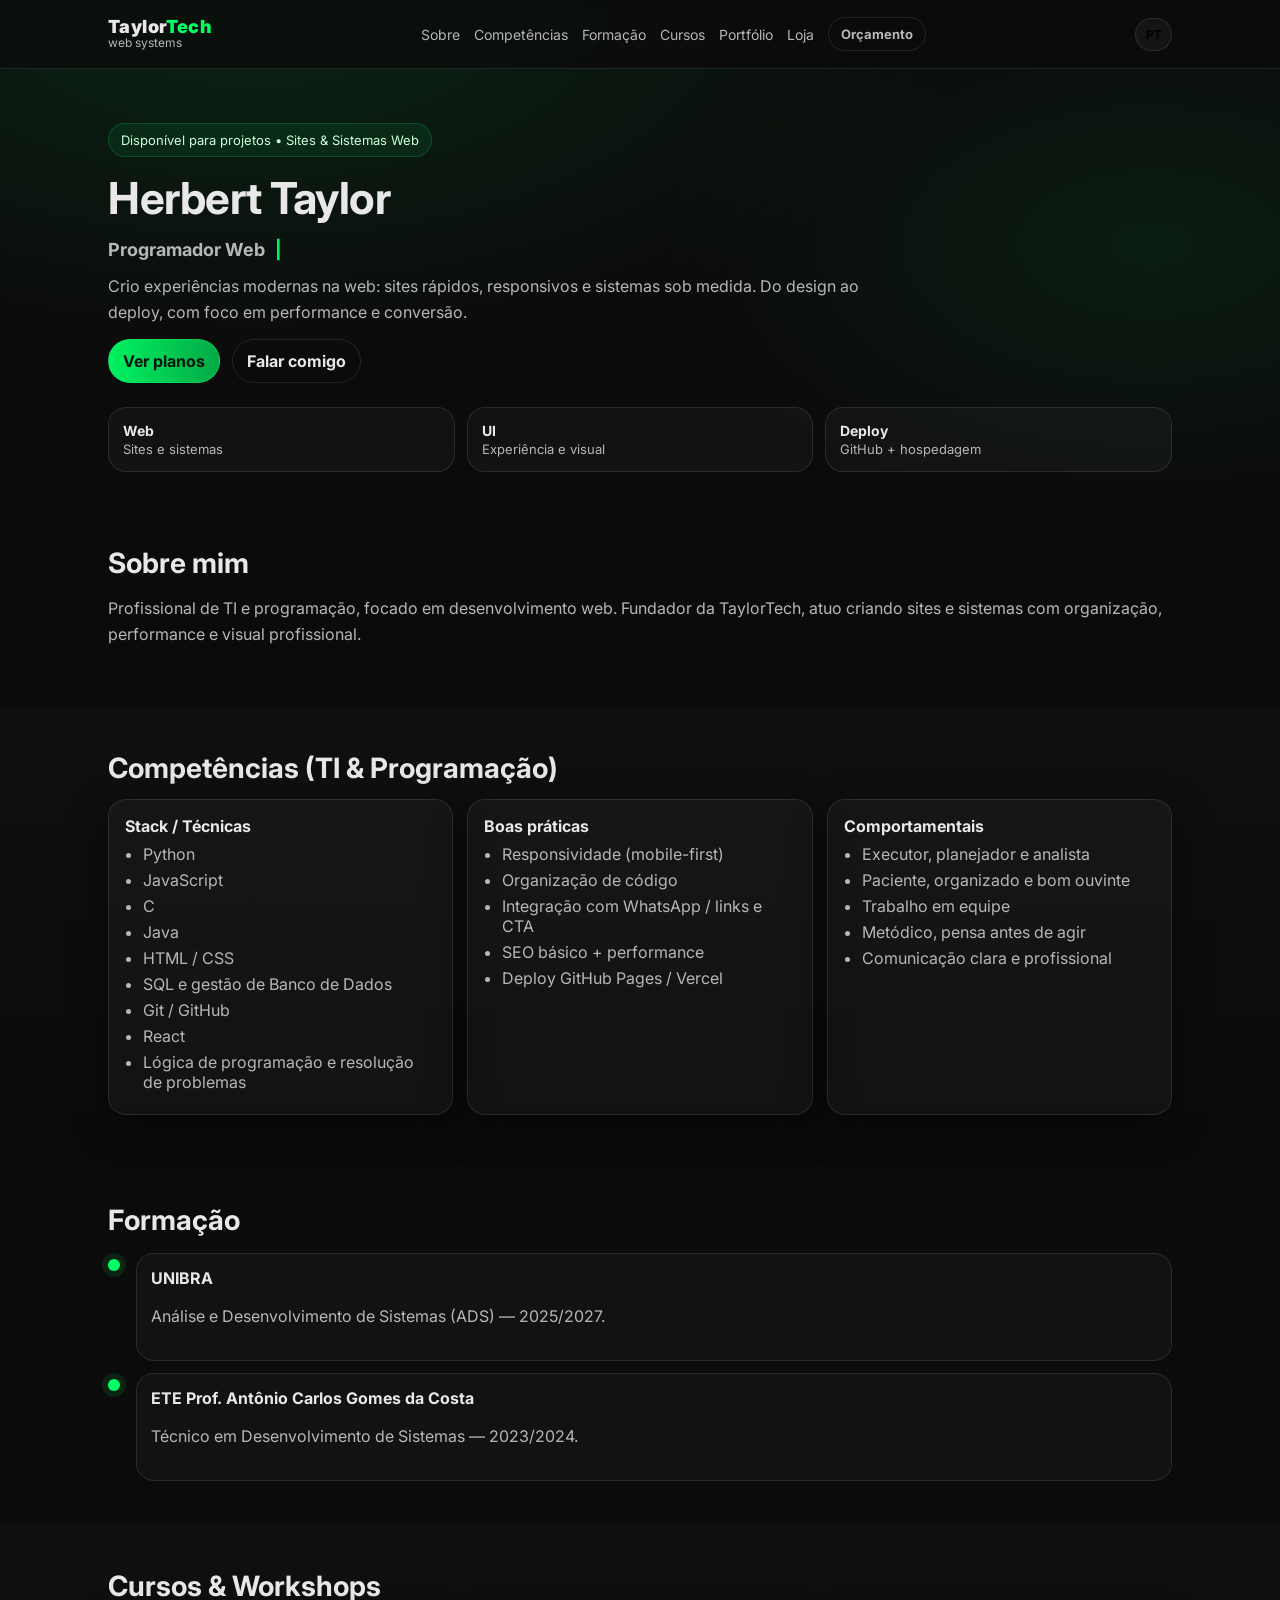
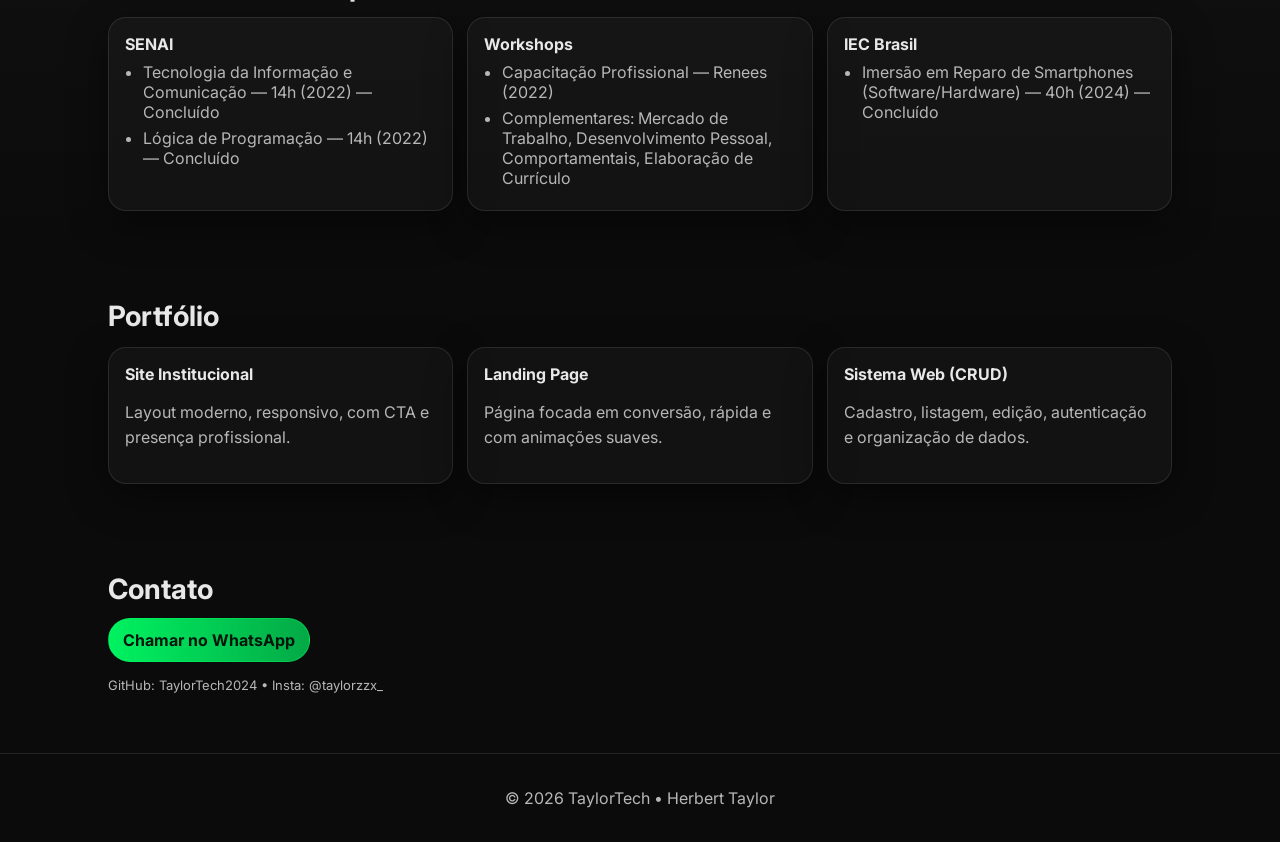
<file: index.html>
<!DOCTYPE html>
<html lang="pt-br">
<head>
  <meta charset="UTF-8" />
  <meta name="viewport" content="width=device-width, initial-scale=1.0" />
  <title>TaylorTech | Web Developer</title>

  <meta name="description" content="TaylorTech — Portfólio e serviços de desenvolvimento web. Sites rápidos, responsivos e sistemas sob medida." />
  <meta name="theme-color" content="#0b0b0b" />

  <link rel="stylesheet" href="../css/style.css" />
  <link rel="preconnect" href="https://fonts.googleapis.com">
  <link rel="preconnect" href="https://fonts.gstatic.com" crossorigin>
  <link href="https://fonts.googleapis.com/css2?family=Inter:wght@300;400;600;700;800;900&display=swap" rel="stylesheet">
</head>

<body>
  <header class="header">
    <div class="container nav">
      <a class="brand" href="#top" data-scroll aria-label="Voltar ao topo">
        <div class="brand-text">
          <span class="brand-name">Taylor<span>Tech</span></span>
          <span class="brand-sub">web systems</span>
        </div>
      </a>

      <nav class="menu" aria-label="Menu">
        <a href="#sobre" data-scroll data-i18n="nav_about">Sobre</a>
        <a href="#competencias" data-scroll data-i18n="nav_skills">Competências</a>
        <a href="#formacao" data-scroll data-i18n="nav_edu">Formação</a>
        <a href="#cursos" data-scroll data-i18n="nav_courses">Cursos</a>
        <a href="#portfolio" data-scroll data-i18n="nav_portfolio">Portfólio</a>
        <a href="../planos/" data-i18n="nav_shop">Loja</a>
        <a href="#contato" class="btn small" data-scroll data-i18n="nav_quote">Orçamento</a>
      </nav>

      <button class="lang" id="langToggle" type="button" aria-label="Trocar idioma">
        <span class="lang-pill" id="langLabel">PT</span>
      </button>
    </div>
  </header>

  <main id="top">
    <!-- HERO -->
    <section class="hero">
      <div class="container hero-content reveal">
        <div class="pill" data-i18n="hero_pill">Disponível para projetos • Sites & Sistemas Web</div>

        <h1 class="hero-title" data-i18n="hero_name">Herbert Taylor</h1>

        <h2 class="role">
          <span id="roleText">Programador Web</span>
          <span class="cursor">|</span>
        </h2>

        <p class="hero-desc" data-i18n="hero_desc">
          Crio experiências modernas na web: sites rápidos, responsivos e sistemas sob medida.
          Do design ao deploy, com foco em performance e conversão.
        </p>

        <div class="actions">
          <a href="../planos/" class="btn primary" data-i18n="hero_btn_shop">Ver planos</a>
          <a href="#contato" class="btn ghost" data-scroll data-i18n="hero_btn_contact">Falar comigo</a>
        </div>

        <div class="mini-stats">
          <div class="stat reveal">
            <div>
              <strong data-i18n="stat1_title">Web</strong>
              <span data-i18n="stat1_desc">Sites e sistemas</span>
            </div>
          </div>

          <div class="stat reveal">
            <div>
              <strong data-i18n="stat2_title">UI</strong>
              <span data-i18n="stat2_desc">Experiência e visual</span>
            </div>
          </div>

          <div class="stat reveal">
            <div>
              <strong data-i18n="stat3_title">Deploy</strong>
              <span data-i18n="stat3_desc">GitHub + hospedagem</span>
            </div>
          </div>
        </div>
      </div>
    </section>

    <!-- SOBRE -->
    <section id="sobre" class="section">
      <div class="container">
        <h2 class="reveal" data-i18n="about_title">Sobre mim</h2>
        <p class="muted reveal" data-i18n="about_desc">
          Profissional proativo, com experiência em manutenção de dispositivos eletrônicos e gestão.
          Fundador da Taylor Tech, com foco em soluções web. Tenho conhecimentos em programação,
          desenvolvimento web e banco de dados, com compromisso em evolução contínua e resultados.
        </p>
      </div>
    </section>

    <!-- COMPETÊNCIAS -->
    <section id="competencias" class="section dark">
      <div class="container">
        <h2 class="reveal" data-i18n="skills_title">Competências (TI & Programação)</h2>

        <div class="cards">
          <div class="card reveal">
            <h3 data-i18n="skills_tech_title">Stack / Técnicas</h3>
            <ul class="list">
              <li>Python</li>
              <li>JavaScript</li>
              <li>C</li>
              <li>Java</li>
              <li>HTML / CSS</li>
              <li data-i18n="skills_sql">SQL e gestão de Banco de Dados</li>
              <li>Git / GitHub</li>
              <li>React</li>
              <li data-i18n="skills_logic">Lógica de programação e resolução de problemas</li>
            </ul>
          </div>

          <div class="card reveal">
            <h3 data-i18n="skills_practices_title">Boas práticas</h3>
            <ul class="list">
              <li data-i18n="skills_resp">Responsividade (mobile-first)</li>
              <li data-i18n="skills_patterns">Organização de código e padrões</li>
              <li data-i18n="skills_cta">Integração com WhatsApp / links e CTA</li>
              <li data-i18n="skills_seo">SEO básico e performance</li>
              <li data-i18n="skills_deploy">Deploy com GitHub Pages / Vercel</li>
            </ul>
          </div>

          <div class="card reveal">
            <h3 data-i18n="skills_soft_title">Comportamentais</h3>
            <ul class="list">
              <li data-i18n="soft1">Executor, planejador e analista</li>
              <li data-i18n="soft2">Paciente, organizado e bom ouvinte</li>
              <li data-i18n="soft3">Trabalho em equipe</li>
              <li data-i18n="soft4">Metódico, pensa antes de agir</li>
              <li data-i18n="soft5">Comunicação clara e profissional</li>
            </ul>
          </div>
        </div>
      </div>
    </section>

    <!-- FORMAÇÃO -->
    <section id="formacao" class="section">
      <div class="container">
        <h2 class="reveal" data-i18n="edu_title">Formação</h2>

        <div class="timeline edu">
          <div class="t-item reveal">
            <div class="t-dot"></div>
            <div class="t-box">
              <strong data-i18n="edu_1_title">UNIBRA</strong>
              <p class="muted" data-i18n="edu_1_desc">
                Superior de Tecnologia em Análise e Desenvolvimento de Sistemas (ADS) — 2025/2027.
              </p>
            </div>
          </div>

          <div class="t-item reveal">
            <div class="t-dot"></div>
            <div class="t-box">
              <strong data-i18n="edu_2_title">ETE Prof. Antônio Carlos Gomes da Costa</strong>
              <p class="muted" data-i18n="edu_2_desc">
                Curso Técnico em Desenvolvimento de Sistemas — 2023/2024.
              </p>
            </div>
          </div>
        </div>
      </div>
    </section>

    <!-- CURSOS -->
    <section id="cursos" class="section dark">
      <div class="container">
        <h2 class="reveal" data-i18n="courses_title">Cursos & Workshops</h2>

        <div class="cards">
          <div class="card reveal">
            <h3>SENAI</h3>
            <ul class="list">
              <li>Tecnologia da Informação e Comunicação — 14h (2022) — Concluído</li>
              <li>Lógica de Programação — 14h (2022) — Concluído</li>
            </ul>
          </div>

          <div class="card reveal">
            <h3>Workshops</h3>
            <ul class="list">
              <li>Capacitação Profissional — Renees (2022)</li>
              <li>Complementares: Mercado de Trabalho, Desenvolvimento Pessoal, Comportamentais, Elaboração de Currículo</li>
            </ul>
          </div>

          <div class="card reveal">
            <h3>IEC Brasil</h3>
            <ul class="list">
              <li>Imersão em Reparo de Smartphones (Software/Hardware) — 40h (2024) — Concluído</li>
            </ul>
          </div>
        </div>
      </div>
    </section>

    <!-- PORTFÓLIO -->
    <section id="portfolio" class="section">
      <div class="container">
        <h2 class="reveal" data-i18n="portfolio_title">Portfólio</h2>
        <div class="cards">
          <div class="card reveal">
            <h3>Site Institucional</h3>
            <p class="muted">Layout moderno, responsivo, com CTA e presença profissional.</p>
          </div>
          <div class="card reveal">
            <h3>Landing Page</h3>
            <p class="muted">Página focada em conversão, rápida e com animações suaves.</p>
          </div>
          <div class="card reveal">
            <h3>Sistema Web (CRUD)</h3>
            <p class="muted">Cadastro, listagem, edição, autenticação e organização de dados.</p>
          </div>
        </div>
      </div>
    </section>

    <!-- CONTATO -->
    <section id="contato" class="section">
      <div class="container">
        <h2 class="reveal" data-i18n="contact_title">Contato</h2>
        <div class="reveal">
          <a class="btn primary" href="https://wa.me/5581994582007" target="_blank" rel="noreferrer">
            Chamar no WhatsApp
          </a>
          <p class="muted small">GitHub: TaylorTech2024 • Insta: @taylorzzx_</p>
        </div>
      </div>
    </section>

    <footer class="footer">
      <p>© <span id="year"></span> TaylorTech • Herbert Taylor</p>
    </footer>
  </main>

  <script src="../js/script.js" defer></script>
</body>
</html>
</file>
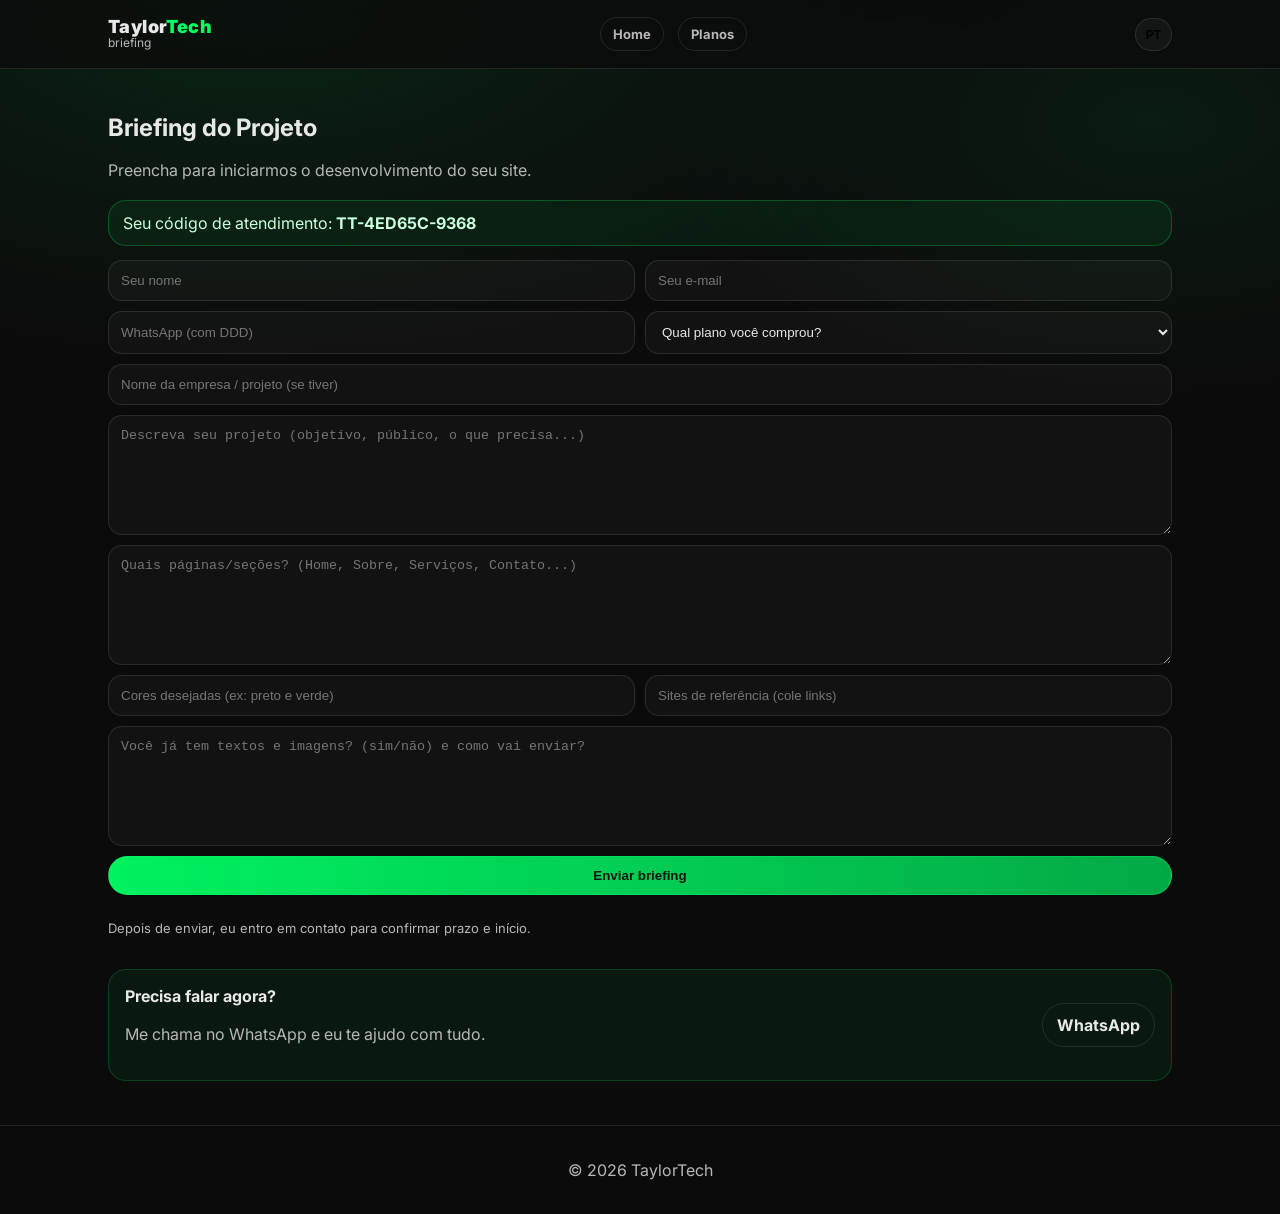
<file: briefing/index.html>
<!DOCTYPE html>
<html lang="pt-br" data-lang="pt">
<head>
  <meta charset="UTF-8" />
  <meta name="viewport" content="width=device-width, initial-scale=1.0" />
  <title>Briefing | TaylorTech</title>
  <meta name="description" content="Briefing do projeto TaylorTech. Preencha após a compra." />
  <meta name="theme-color" content="#0b0b0b" />

  <link rel="preconnect" href="https://fonts.googleapis.com">
  <link rel="preconnect" href="https://fonts.gstatic.com" crossorigin>
  <link href="https://fonts.googleapis.com/css2?family=Inter:wght@300;400;600;700;800;900&display=swap" rel="stylesheet">

  <link rel="stylesheet" href="../css/style.css" />
</head>

<body>
  <header class="header">
    <div class="container nav">
      <a class="brand" href="../" aria-label="Voltar para a home">
        <div class="brand-text">
          <span class="brand-name">Taylor<span>Tech</span></span>
          <span class="brand-sub">briefing</span>
        </div>
      </a>

      <nav class="menu">
        <a href="../" class="btn small ghost">Home</a>
        <a href="../planos/" class="btn small">Planos</a>
      </nav>

      <button class="lang" id="langToggle" type="button">
        <span class="lang-pill" id="langLabel">PT</span>
      </button>
    </div>
  </header>

  <main>
    <section class="section">
      <div class="container">
        <h1 class="reveal">Briefing do Projeto</h1>
        <p class="muted reveal">Preencha para iniciarmos o desenvolvimento do seu site.</p>

        <div class="note reveal">
          Seu código de atendimento: <strong id="orderId">TT-0000</strong>
        </div>

        <form class="form reveal" data-briefing>
          <div class="row-2">
            <input class="input" type="text" name="nome" placeholder="Seu nome" required>
            <input class="input" type="email" name="email" placeholder="Seu e-mail" required>
          </div>

          <div class="row-2">
            <input class="input" type="text" name="whatsapp" placeholder="WhatsApp (com DDD)" required>
            <select class="input" name="plano" required>
              <option value="" selected disabled>Qual plano você comprou?</option>
              <option>Site Básico Profissional</option>
              <option>Site Profissional Completo</option>
              <option>Site Premium Personalizado</option>
              <option>Manutenção Mensal</option>
            </select>
          </div>

          <input class="input" type="text" name="empresa" placeholder="Nome da empresa / projeto (se tiver)">

          <textarea class="input" name="descricao" placeholder="Descreva seu projeto (objetivo, público, o que precisa...)" required></textarea>

          <textarea class="input" name="paginas" placeholder="Quais páginas/seções? (Home, Sobre, Serviços, Contato...)"></textarea>

          <div class="row-2">
            <input class="input" type="text" name="cores" placeholder="Cores desejadas (ex: preto e verde)">
            <input class="input" type="text" name="referencias" placeholder="Sites de referência (cole links)">
          </div>

          <textarea class="input" name="conteudos" placeholder="Você já tem textos e imagens? (sim/não) e como vai enviar?"></textarea>

          <button class="btn primary" type="submit">Enviar briefing</button>

          <p class="muted small-text">Depois de enviar, eu entro em contato para confirmar prazo e início.</p>
        </form>

        <div class="note" id="doneBox" style="display:none;margin-top:14px">
          ✅ Briefing enviado! Agora é só aguardar meu contato no WhatsApp.
        </div>

        <div class="callout" style="margin-top:18px">
          <div>
            <strong>Precisa falar agora?</strong>
            <p class="muted">Me chama no WhatsApp e eu te ajudo com tudo.</p>
          </div>
          <a class="btn ghost" href="https://wa.me/5581994582007" target="_blank" rel="noreferrer">WhatsApp</a>
        </div>
      </div>
    </section>
  </main>

  <footer class="footer">
    <p>© <span id="year"></span> TaylorTech</p>
  </footer>

  <script src="../js/briefing.js" defer></script>
  <script src="../js/script.js" defer></script>
</body>
</html>
</file>
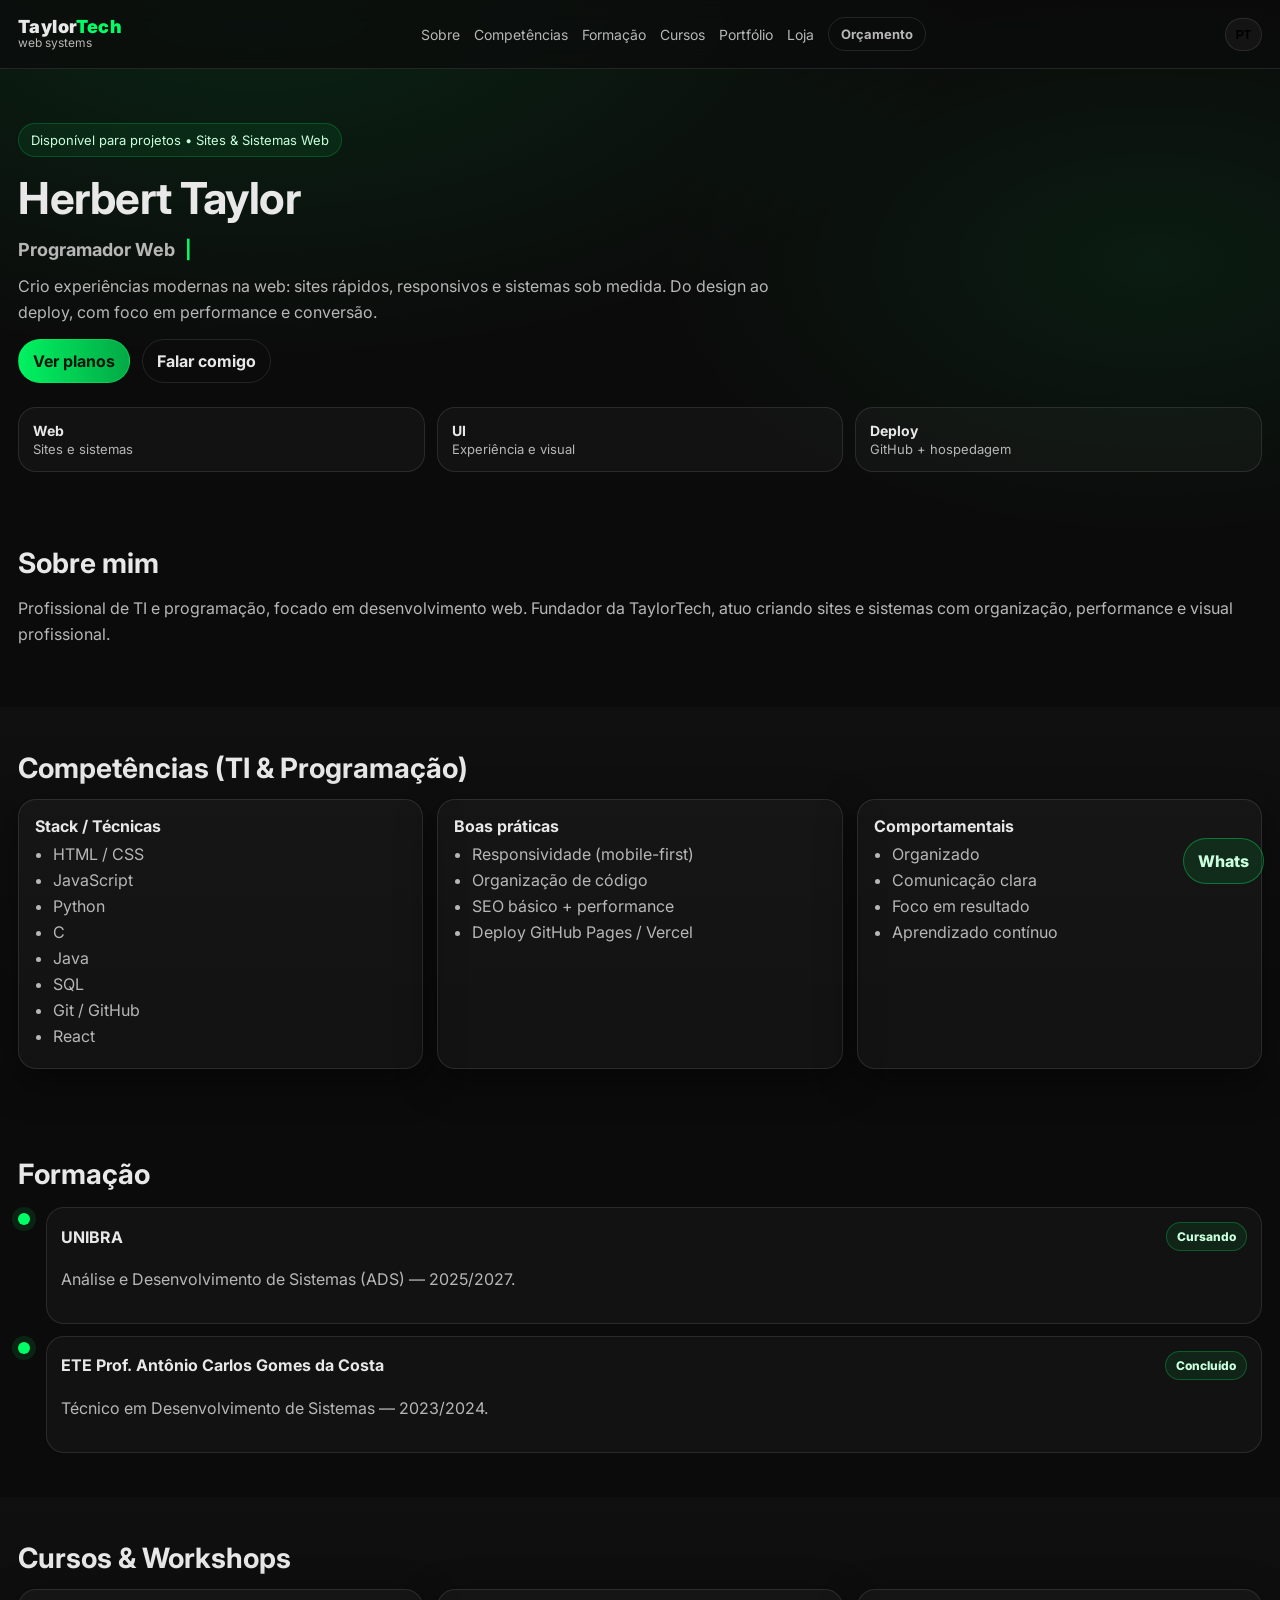
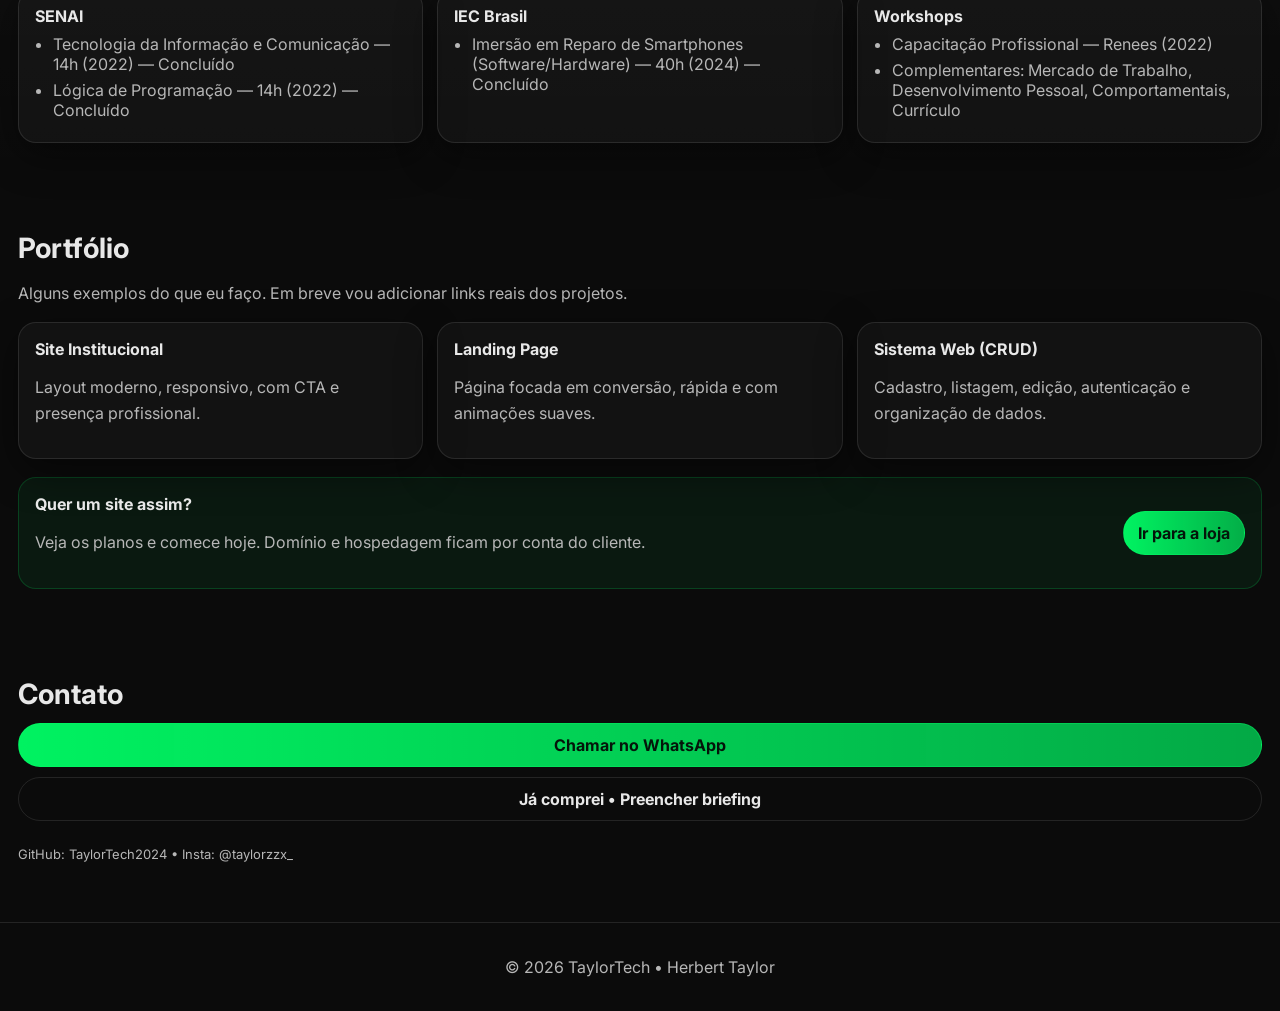
<file: docs/index.html>
<!DOCTYPE html>
<html lang="pt-br" data-lang="pt">
<head>
  <meta charset="UTF-8" />
  <meta name="viewport" content="width=device-width, initial-scale=1.0" />
  <title>TaylorTech | Web Developer</title>

  <meta name="description" content="TaylorTech — Portfólio e serviços de desenvolvimento web. Sites rápidos, responsivos e sistemas sob medida." />
  <meta name="theme-color" content="#0b0b0b" />

  <link rel="preconnect" href="https://fonts.googleapis.com">
  <link rel="preconnect" href="https://fonts.gstatic.com" crossorigin>
  <link href="https://fonts.googleapis.com/css2?family=Inter:wght@300;400;600;700;800;900&display=swap" rel="stylesheet">

  <!-- IMPORTANTE:
       Como o GitHub Pages vai publicar a pasta /docs, os caminhos abaixo são relativos ao /docs -->
  <link rel="stylesheet" href="./css/style.css" />
</head>

<body>
  <header class="header">
    <div class="container nav">
      <a class="brand" href="#top" data-scroll aria-label="Voltar ao topo">
        <div class="brand-text">
          <span class="brand-name">Taylor<span>Tech</span></span>
          <span class="brand-sub">web systems</span>
        </div>
      </a>

      <nav class="menu" aria-label="Menu">
        <a href="#sobre" data-scroll data-i18n="nav_about">Sobre</a>
        <a href="#competencias" data-scroll data-i18n="nav_skills">Competências</a>
        <a href="#formacao" data-scroll data-i18n="nav_edu">Formação</a>
        <a href="#cursos" data-scroll data-i18n="nav_courses">Cursos</a>
        <a href="#portfolio" data-scroll data-i18n="nav_portfolio">Portfólio</a>
        <a href="./planos/" data-i18n="nav_shop">Loja</a>
        <a href="#contato" class="btn small" data-scroll data-i18n="nav_quote">Orçamento</a>
      </nav>

      <button class="lang" id="langToggle" type="button" aria-label="Trocar idioma">
        <span class="lang-pill" id="langLabel">PT</span>
      </button>

      <button class="hamb" id="hamb" type="button" aria-label="Abrir menu">
        <span></span><span></span><span></span>
      </button>
    </div>

    <div class="mobile" id="mobileMenu" aria-label="Menu mobile">
      <a href="#sobre" data-scroll data-i18n="nav_about">Sobre</a>
      <a href="#competencias" data-scroll data-i18n="nav_skills">Competências</a>
      <a href="#formacao" data-scroll data-i18n="nav_edu">Formação</a>
      <a href="#cursos" data-scroll data-i18n="nav_courses">Cursos</a>
      <a href="#portfolio" data-scroll data-i18n="nav_portfolio">Portfólio</a>
      <a href="./planos/" data-i18n="nav_shop">Loja</a>
      <a href="#contato" data-scroll data-i18n="nav_quote">Orçamento</a>
    </div>
  </header>

  <main id="top">
    <section class="hero">
      <div class="container hero-content">
        <div class="pill reveal" data-i18n="hero_pill">Disponível para projetos • Sites & Sistemas Web</div>

        <h1 class="hero-title reveal" data-i18n="hero_name">Herbert Taylor</h1>

        <h2 class="role reveal">
          <span id="roleText">Programador Web</span>
          <span class="cursor">|</span>
        </h2>

        <p class="hero-desc reveal" data-i18n="hero_desc">
          Crio experiências modernas na web: sites rápidos, responsivos e sistemas sob medida.
          Do design ao deploy, com foco em performance e conversão.
        </p>

        <div class="actions reveal">
          <a href="./planos/" class="btn primary" data-i18n="hero_btn_shop">Ver planos</a>
          <a href="#contato" class="btn ghost" data-scroll data-i18n="hero_btn_contact">Falar comigo</a>
        </div>

        <div class="mini-stats">
          <div class="stat reveal">
            <strong>Web</strong><span data-i18n="stat1_desc">Sites e sistemas</span>
          </div>
          <div class="stat reveal">
            <strong>UI</strong><span data-i18n="stat2_desc">Experiência e visual</span>
          </div>
          <div class="stat reveal">
            <strong>Deploy</strong><span data-i18n="stat3_desc">GitHub + hospedagem</span>
          </div>
        </div>
      </div>
    </section>

    <section id="sobre" class="section">
      <div class="container">
        <h2 class="reveal" data-i18n="about_title">Sobre mim</h2>
        <p class="muted reveal" data-i18n="about_desc">
          Profissional de TI e programação, focado em desenvolvimento web. Fundador da TaylorTech, atuo criando sites e sistemas
          com organização, performance e visual profissional.
        </p>
      </div>
    </section>

    <section id="competencias" class="section dark">
      <div class="container">
        <h2 class="reveal" data-i18n="skills_title">Competências (TI & Programação)</h2>

        <div class="cards">
          <div class="card reveal">
            <h3 data-i18n="skills_tech_title">Stack / Técnicas</h3>
            <ul class="list">
              <li>HTML / CSS</li>
              <li>JavaScript</li>
              <li>Python</li>
              <li>C</li>
              <li>Java</li>
              <li>SQL</li>
              <li>Git / GitHub</li>
              <li>React</li>
            </ul>
          </div>

          <div class="card reveal">
            <h3 data-i18n="skills_practices_title">Boas práticas</h3>
            <ul class="list">
              <li data-i18n="skills_resp">Responsividade (mobile-first)</li>
              <li data-i18n="skills_patterns">Organização de código</li>
              <li data-i18n="skills_seo">SEO básico + performance</li>
              <li data-i18n="skills_deploy">Deploy GitHub Pages / Vercel</li>
            </ul>
          </div>

          <div class="card reveal">
            <h3 data-i18n="skills_soft_title">Comportamentais</h3>
            <ul class="list">
              <li>Organizado</li>
              <li>Comunicação clara</li>
              <li>Foco em resultado</li>
              <li>Aprendizado contínuo</li>
            </ul>
          </div>
        </div>
      </div>
    </section>

    <section id="formacao" class="section">
      <div class="container">
        <h2 class="reveal" data-i18n="edu_title">Formação</h2>

        <div class="timeline">
          <div class="t-item reveal">
            <div class="t-dot"></div>
            <div class="t-box">
              <div class="t-top">
                <strong>UNIBRA</strong>
                <span class="badge" data-i18n="edu_now">Cursando</span>
              </div>
              <p class="muted" data-i18n="edu_1_desc">Análise e Desenvolvimento de Sistemas (ADS) — 2025/2027.</p>
            </div>
          </div>

          <div class="t-item reveal">
            <div class="t-dot"></div>
            <div class="t-box">
              <div class="t-top">
                <strong>ETE Prof. Antônio Carlos Gomes da Costa</strong>
                <span class="badge">Concluído</span>
              </div>
              <p class="muted" data-i18n="edu_2_desc">Técnico em Desenvolvimento de Sistemas — 2023/2024.</p>
            </div>
          </div>
        </div>
      </div>
    </section>

    <section id="cursos" class="section dark">
      <div class="container">
        <h2 class="reveal" data-i18n="courses_title">Cursos & Workshops</h2>

        <div class="cards">
          <div class="card reveal">
            <h3>SENAI</h3>
            <ul class="list">
              <li data-i18n="course_senai_1">Tecnologia da Informação e Comunicação — 14h (2022) — Concluído</li>
              <li data-i18n="course_senai_2">Lógica de Programação — 14h (2022) — Concluído</li>
            </ul>
          </div>

          <div class="card reveal">
            <h3>IEC Brasil</h3>
            <ul class="list">
              <li data-i18n="course_iec_1">Imersão em Reparo de Smartphones (Software/Hardware) — 40h (2024) — Concluído</li>
            </ul>
          </div>

          <div class="card reveal">
            <h3 data-i18n="course_ws_title">Workshops</h3>
            <ul class="list">
              <li data-i18n="course_ws_1">Capacitação Profissional — Renees (2022)</li>
              <li data-i18n="course_ws_2">Complementares: Mercado de Trabalho, Desenvolvimento Pessoal, Comportamentais, Currículo</li>
            </ul>
          </div>
        </div>
      </div>
    </section>

    <section id="portfolio" class="section">
      <div class="container">
        <h2 class="reveal" data-i18n="portfolio_title">Portfólio</h2>
        <p class="muted reveal" data-i18n="portfolio_sub">
          Alguns exemplos do que eu faço. Em breve vou adicionar links reais dos projetos.
        </p>

        <div class="cards">
          <div class="card reveal">
            <h3 data-i18n="p1_title">Site Institucional</h3>
            <p class="muted" data-i18n="p1_desc">Layout moderno, responsivo, com CTA e presença profissional.</p>
          </div>
          <div class="card reveal">
            <h3 data-i18n="p2_title">Landing Page</h3>
            <p class="muted" data-i18n="p2_desc">Página focada em conversão, rápida e com animações suaves.</p>
          </div>
          <div class="card reveal">
            <h3 data-i18n="p3_title">Sistema Web (CRUD)</h3>
            <p class="muted" data-i18n="p3_desc">Cadastro, listagem, edição, autenticação e organização de dados.</p>
          </div>
        </div>

        <div class="callout reveal">
          <div>
            <strong data-i18n="cta_title">Quer um site assim?</strong>
            <p class="muted" data-i18n="cta_desc">Veja os planos e comece hoje. Domínio e hospedagem ficam por conta do cliente.</p>
          </div>
          <a class="btn primary" href="./planos/" data-i18n="cta_btn">Ir para a loja</a>
        </div>
      </div>
    </section>

    <section id="contato" class="section">
      <div class="container">
        <h2 class="reveal" data-i18n="contact_title">Contato</h2>

        <div class="contact reveal">
          <a class="btn primary" href="https://wa.me/5581994582007" target="_blank" rel="noreferrer" data-i18n="contact_btn">
            Chamar no WhatsApp
          </a>
          <a class="btn ghost" href="./briefing/" data-i18n="contact_briefing">Já comprei • Preencher briefing</a>

          <p class="muted small-text" data-i18n="contact_note">
            GitHub: TaylorTech2024 • Insta: @taylorzzx_
          </p>
        </div>
      </div>
    </section>

    <footer class="footer">
      <p>© <span id="year"></span> TaylorTech • Herbert Taylor</p>
    </footer>
  </main>

  <a class="float-wpp" href="https://wa.me/5581994582007" target="_blank" aria-label="WhatsApp">
    <span>Whats</span>
  </a>

  <script src="./js/script.js" defer></script>
</body>
</html>
</file>
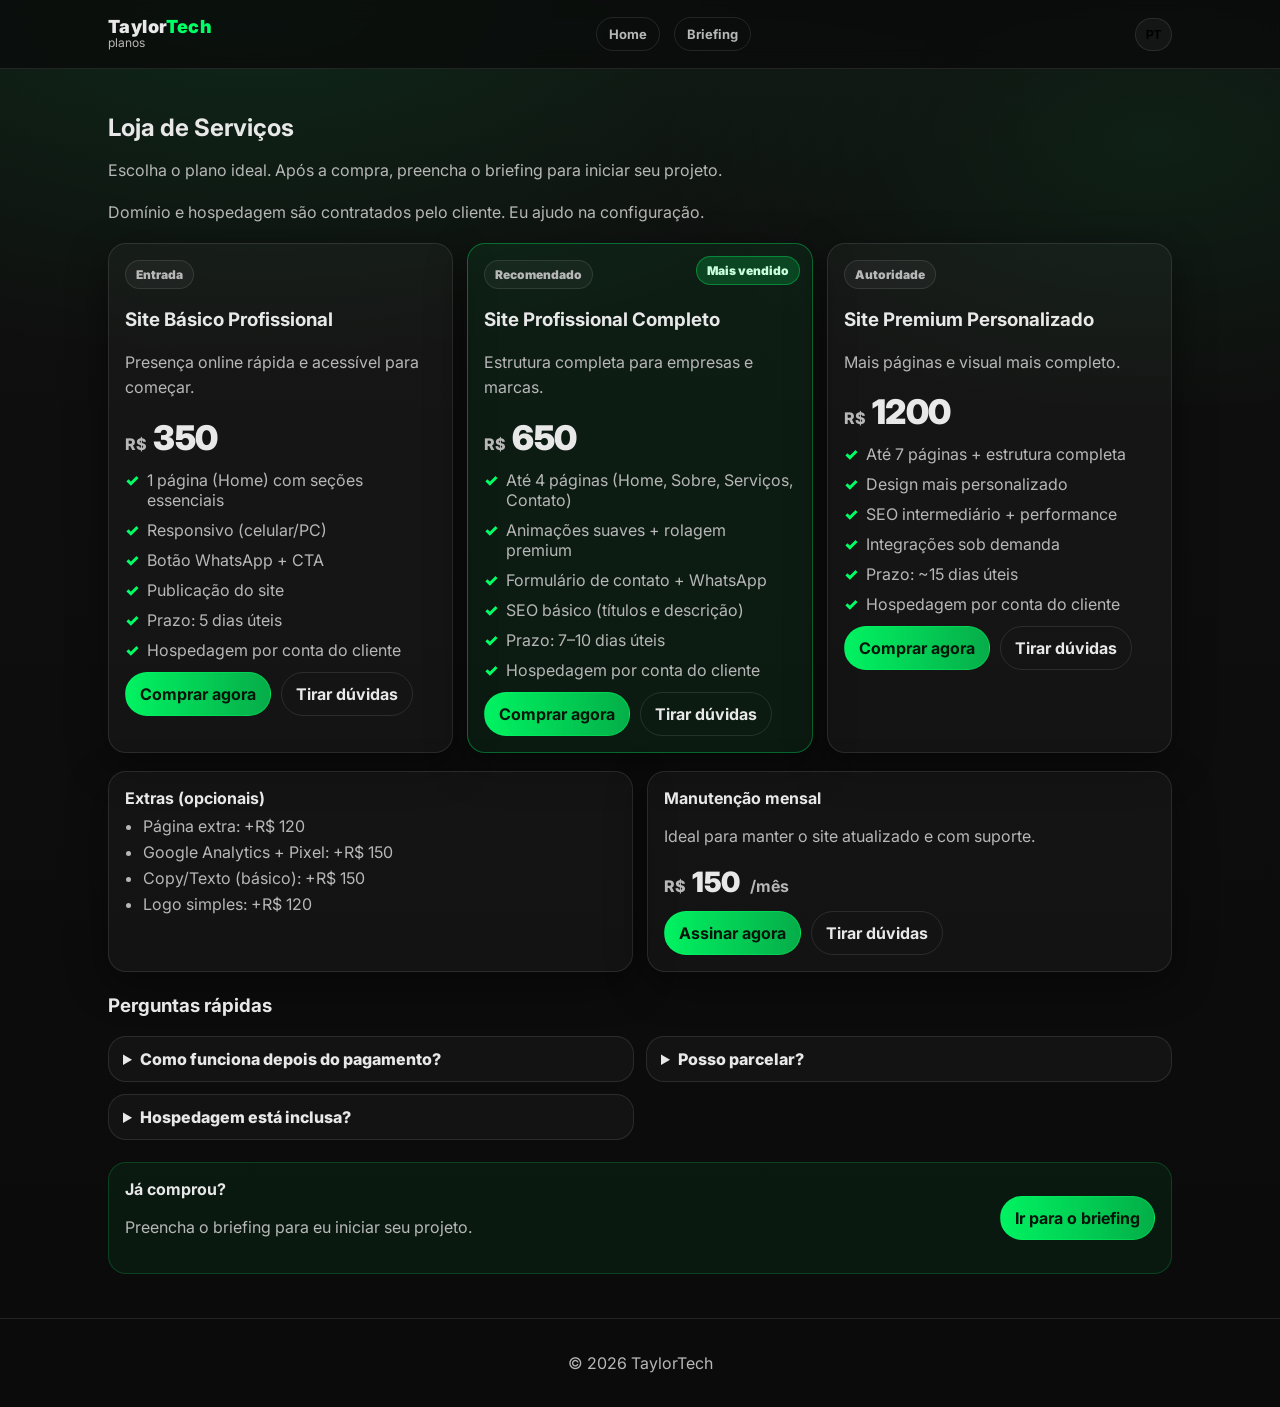
<file: planos/index.html>
<!DOCTYPE html>
<html lang="pt-br" data-lang="pt">
<head>
  <meta charset="UTF-8" />
  <meta name="viewport" content="width=device-width, initial-scale=1.0" />
  <title>Planos | TaylorTech</title>
  <meta name="description" content="Loja de serviços TaylorTech. Escolha um plano e compre pelo checkout da Kiwify." />
  <meta name="theme-color" content="#0b0b0b" />
  <link rel="preconnect" href="https://fonts.googleapis.com">
  <link rel="preconnect" href="https://fonts.gstatic.com" crossorigin>
  <link href="https://fonts.googleapis.com/css2?family=Inter:wght@300;400;600;700;800;900&display=swap" rel="stylesheet">
  <link rel="stylesheet" href="../css/style.css" />
</head>

<body>
  <header class="header">
    <div class="container nav">
      <a class="brand" href="../" aria-label="Voltar para a home">
        <div class="brand-text">
          <span class="brand-name">Taylor<span>Tech</span></span>
          <span class="brand-sub">planos</span>
        </div>
      </a>

      <nav class="menu">
        <a href="../" class="btn small ghost">Home</a>
        <a href="../briefing/" class="btn small">Briefing</a>
      </nav>

      <button class="lang" id="langToggle" type="button">
        <span class="lang-pill" id="langLabel">PT</span>
      </button>

      <button class="hamb" id="hamb" type="button" aria-label="Abrir menu">
        <span></span><span></span><span></span>
      </button>
    </div>

    <div class="mobile" id="mobileMenu">
      <a href="../">Home</a>
      <a href="../briefing/">Briefing</a>
    </div>
  </header>

  <main>
    <section class="section dark">
      <div class="container">
        <h1 class="reveal" data-i18n="shop_title">Loja de Serviços</h1>
        <p class="muted reveal" data-i18n="shop_subtitle">
          Escolha o plano ideal. Após a compra, preencha o briefing para iniciar seu projeto.
        </p>
        <p class="muted reveal" style="margin-top:10px" data-i18n="hosting_note">
          Domínio e hospedagem são contratados pelo cliente. Eu ajudo na configuração.
        </p>

        <div class="pricing">
          <article class="price-card reveal">
            <span class="tag">Entrada</span>
            <h3 data-i18n="plan_basic_title">Site Básico Profissional</h3>
            <p class="muted" data-i18n="plan_basic_desc">Presença online rápida e acessível para começar.</p>

            <div class="price"><span class="currency">R$</span><span class="value">350</span></div>

            <ul class="checks">
              <li data-i18n="basic_1">1 página (Home) com seções essenciais</li>
              <li data-i18n="basic_2">Responsivo (celular/PC)</li>
              <li data-i18n="basic_3">Botão WhatsApp + CTA</li>
              <li data-i18n="basic_4">Publicação do site</li>
              <li data-i18n="basic_5">Prazo: 5 dias úteis</li>
              <li data-i18n="hosting_client">Hospedagem por conta do cliente</li>
            </ul>

            <div class="price-actions">
              <a class="btn primary" href="https://pay.kiwify.com.br/CRa9R2d" target="_blank" rel="noreferrer" data-i18n="btn_buy_now">Comprar agora</a>
              <a class="btn ghost" href="#" data-wpp data-plan="Site Básico Profissional" data-i18n="btn_talk">Tirar dúvidas</a>
            </div>
          </article>

          <article class="price-card featured reveal">
            <div class="badge-top" data-i18n="featured_badge">Mais vendido</div>
            <span class="tag">Recomendado</span>

            <h3 data-i18n="plan_pro_title">Site Profissional Completo</h3>
            <p class="muted" data-i18n="plan_pro_desc">Estrutura completa para empresas e marcas.</p>

            <div class="price"><span class="currency">R$</span><span class="value">650</span></div>

            <ul class="checks">
              <li data-i18n="pro_1">Até 4 páginas (Home, Sobre, Serviços, Contato)</li>
              <li data-i18n="pro_2">Animações suaves + rolagem premium</li>
              <li data-i18n="pro_3">Formulário de contato + WhatsApp</li>
              <li data-i18n="pro_4">SEO básico (títulos e descrição)</li>
              <li data-i18n="pro_5">Prazo: 7–10 dias úteis</li>
              <li data-i18n="hosting_client">Hospedagem por conta do cliente</li>
            </ul>

            <div class="price-actions">
              <a class="btn primary" href="https://pay.kiwify.com.br/ipEGbsi" target="_blank" rel="noreferrer" data-i18n="btn_buy_now">Comprar agora</a>
              <a class="btn ghost" href="#" data-wpp data-plan="Site Profissional Completo" data-i18n="btn_talk">Tirar dúvidas</a>
            </div>
          </article>

          <article class="price-card reveal">
            <span class="tag">Autoridade</span>

            <h3 data-i18n="plan_premium_title">Site Premium Personalizado</h3>
            <p class="muted" data-i18n="plan_premium_desc">Mais páginas e visual mais completo.</p>

            <div class="price"><span class="currency">R$</span><span class="value">1200</span></div>

            <ul class="checks">
              <li data-i18n="premium_1">Até 7 páginas + estrutura completa</li>
              <li data-i18n="premium_2">Design mais personalizado</li>
              <li data-i18n="premium_3">SEO intermediário + performance</li>
              <li data-i18n="premium_4">Integrações sob demanda</li>
              <li data-i18n="premium_5">Prazo: ~15 dias úteis</li>
              <li data-i18n="hosting_client">Hospedagem por conta do cliente</li>
            </ul>

            <div class="price-actions">
              <a class="btn primary" href="https://pay.kiwify.com.br/3nc1k82" target="_blank" rel="noreferrer" data-i18n="btn_buy_now">Comprar agora</a>
              <a class="btn ghost" href="#" data-wpp data-plan="Site Premium Personalizado" data-i18n="btn_talk">Tirar dúvidas</a>
            </div>
          </article>
        </div>

        <div class="grid-2" style="margin-top:18px">
          <div class="card reveal">
            <h3 data-i18n="addons_title">Extras (opcionais)</h3>
            <ul class="list">
              <li data-i18n="addon_1">Página extra: +R$ 120</li>
              <li data-i18n="addon_2">Google Analytics + Pixel: +R$ 150</li>
              <li data-i18n="addon_3">Copy/Texto (básico): +R$ 150</li>
              <li data-i18n="addon_4">Logo simples: +R$ 120</li>
            </ul>
          </div>

          <div class="card reveal">
            <h3 data-i18n="maintenance_title">Manutenção mensal</h3>
            <p class="muted" data-i18n="maintenance_desc">Ideal para manter o site atualizado e com suporte.</p>

            <div class="price mini">
              <span class="currency">R$</span><span class="value">150</span><span class="per" data-i18n="per_month">/mês</span>
            </div>

            <div class="price-actions">
              <a class="btn primary" href="https://pay.kiwify.com.br/JSpBY4r" target="_blank" rel="noreferrer" data-i18n="btn_subscribe_now">Assinar agora</a>
              <a class="btn ghost" href="#" data-wpp data-plan="Manutenção Mensal" data-i18n="btn_talk">Falar comigo</a>
            </div>
          </div>
        </div>

        <div class="faq" style="margin-top:22px">
          <h3 class="reveal" data-i18n="faq_title">Perguntas rápidas</h3>
          <div class="faq-grid">
            <details class="faq-item reveal">
              <summary data-i18n="faq1_q">Como funciona depois do pagamento?</summary>
              <p class="muted" data-i18n="faq1_a">Você compra e depois preenche o briefing. Eu confirmo o prazo e inicio o projeto.</p>
            </details>

            <details class="faq-item reveal">
              <summary data-i18n="faq2_q">Posso parcelar?</summary>
              <p class="muted" data-i18n="faq2_a">Sim. O parcelamento depende do checkout da Kiwify.</p>
            </details>

            <details class="faq-item reveal">
              <summary data-i18n="faq3_q">Hospedagem está inclusa?</summary>
              <p class="muted" data-i18n="faq3_a">Não. Hospedagem e domínio ficam por conta do cliente. Eu ajudo na configuração.</p>
            </details>
          </div>
        </div>

        <div class="callout reveal" style="margin-top:22px">
          <div>
            <strong>Já comprou?</strong>
            <p class="muted">Preencha o briefing para eu iniciar seu projeto.</p>
          </div>
          <a class="btn primary" href="../briefing/">Ir para o briefing</a>
        </div>

      </div>
    </section>
  </main>

  <footer class="footer">
    <p>© <span id="year"></span> TaylorTech</p>
  </footer>

  <script src="../js/script.js" defer></script>
</body>
</html>
</file>
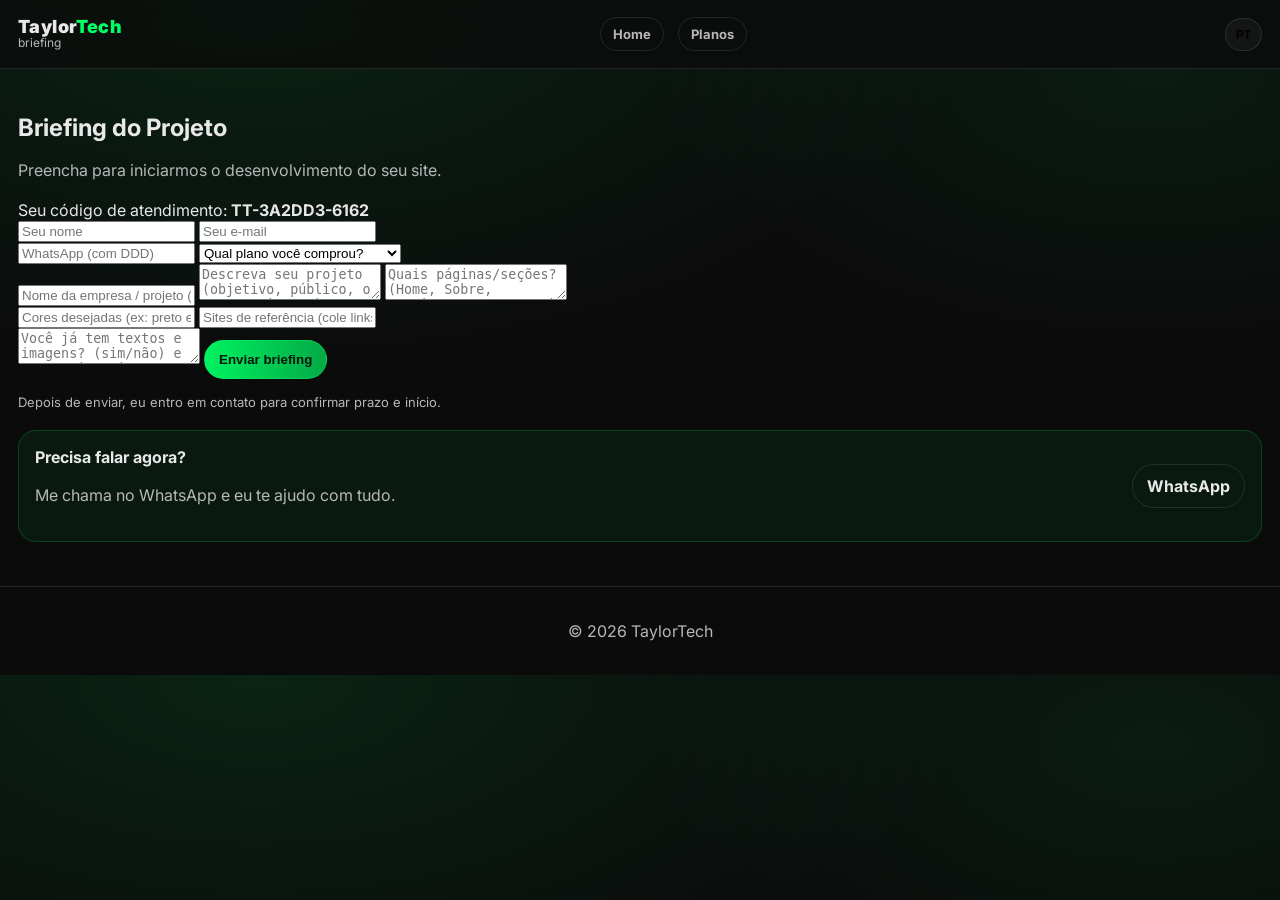
<file: docs/briefing/index.html>
<!DOCTYPE html>
<html lang="pt-br" data-lang="pt">
<head>
  <meta charset="UTF-8" />
  <meta name="viewport" content="width=device-width, initial-scale=1.0" />
  <title>Briefing | TaylorTech</title>

  <meta name="description" content="Briefing do projeto TaylorTech. Preencha após a compra." />
  <meta name="theme-color" content="#0b0b0b" />

  <link rel="preconnect" href="https://fonts.googleapis.com">
  <link rel="preconnect" href="https://fonts.gstatic.com" crossorigin>
  <link href="https://fonts.googleapis.com/css2?family=Inter:wght@300;400;600;700;800;900&display=swap" rel="stylesheet">

  <!-- GitHub Pages publica /docs, então aqui usamos caminho relativo -->
  <link rel="stylesheet" href="../css/style.css" />
</head>

<body>
  <header class="header">
    <div class="container nav">
      <a class="brand" href="../" aria-label="Voltar para a home">
        <div class="brand-text">
          <span class="brand-name">Taylor<span>Tech</span></span>
          <span class="brand-sub">briefing</span>
        </div>
      </a>

      <nav class="menu">
        <a href="../" class="btn small ghost">Home</a>
        <a href="../planos/" class="btn small">Planos</a>
      </nav>

      <button class="lang" id="langToggle" type="button" aria-label="Trocar idioma">
        <span class="lang-pill" id="langLabel">PT</span>
      </button>

      <button class="hamb" id="hamb" type="button" aria-label="Abrir menu">
        <span></span><span></span><span></span>
      </button>
    </div>

    <div class="mobile" id="mobileMenu" aria-label="Menu mobile">
      <a href="../">Home</a>
      <a href="../planos/">Planos</a>
    </div>
  </header>

  <main>
    <section class="section">
      <div class="container">
        <h1 class="reveal">Briefing do Projeto</h1>
        <p class="muted reveal">Preencha para iniciarmos o desenvolvimento do seu site.</p>

        <div class="note reveal">
          Seu código de atendimento: <strong id="orderId">TT-0000</strong>
        </div>

        <!-- ✅ FORMSPREE: envia para taylortech2024@gmail.com -->
        <form
          class="form reveal"
          action="https://formspree.io/f/mgolrywj"
          method="POST"
        >
          <!-- Configurações do Formspree -->
          <input type="hidden" name="_subject" value="📩 Novo Briefing — TaylorTech">
          <input type="hidden" name="_template" value="table">
          <input type="hidden" name="_captcha" value="false">

          <!-- Para aparecer no e-mail -->
          <input type="hidden" name="Código de atendimento" id="orderIdHidden" value="TT-0000">

          <div class="row-2">
            <input class="input" type="text" name="Nome" placeholder="Seu nome" required>
            <input class="input" type="email" name="Email" placeholder="Seu e-mail" required>
          </div>

          <div class="row-2">
            <input class="input" type="text" name="WhatsApp" placeholder="WhatsApp (com DDD)" required>

            <select class="input" name="Plano comprado" required>
              <option value="" selected disabled>Qual plano você comprou?</option>
              <option>Site Básico Profissional</option>
              <option>Site Profissional Completo</option>
              <option>Site Premium Personalizado</option>
              <option>Manutenção Mensal</option>
              <option>Sistema Web (sob orçamento)</option>
            </select>
          </div>

          <input class="input" type="text" name="Empresa/Projeto" placeholder="Nome da empresa / projeto (se tiver)">

          <textarea class="input" name="Descrição do projeto" placeholder="Descreva seu projeto (objetivo, público, o que precisa...)" required></textarea>

          <textarea class="input" name="Páginas/Seções" placeholder="Quais páginas/seções? (Home, Sobre, Serviços, Contato...)"></textarea>

          <div class="row-2">
            <input class="input" type="text" name="Cores desejadas" placeholder="Cores desejadas (ex: preto e verde)">
            <input class="input" type="text" name="Referências" placeholder="Sites de referência (cole links)">
          </div>

          <textarea class="input" name="Conteúdos" placeholder="Você já tem textos e imagens? (sim/não) e como vai enviar?"></textarea>

          <button class="btn primary" type="submit">Enviar briefing</button>

          <p class="muted small-text">Depois de enviar, eu entro em contato para confirmar prazo e início.</p>
        </form>

        <div class="callout" style="margin-top:18px">
          <div>
            <strong>Precisa falar agora?</strong>
            <p class="muted">Me chama no WhatsApp e eu te ajudo com tudo.</p>
          </div>
          <a class="btn ghost" href="https://wa.me/5581994582007" target="_blank" rel="noreferrer">WhatsApp</a>
        </div>
      </div>
    </section>
  </main>

  <footer class="footer">
    <p>© <span id="year"></span> TaylorTech</p>
  </footer>

  <!-- Script geral (menu, ano, idioma, animações) -->
  <script src="../js/script.js" defer></script>

  <!-- Gerar código TT-XXXX e colocar no hidden para ir no e-mail -->
  <script>
    (function () {
      const year = document.getElementById("year");
      if (year) year.textContent = new Date().getFullYear();

      // gera um código simples
      const code = "TT-" + Math.random().toString(16).slice(2, 8).toUpperCase() + "-" + (Date.now() % 10000).toString().padStart(4, "0");

      const orderId = document.getElementById("orderId");
      const hidden = document.getElementById("orderIdHidden");
      if (orderId) orderId.textContent = code;
      if (hidden) hidden.value = code;
    })();
  </script>
</body>
</html>
</file>
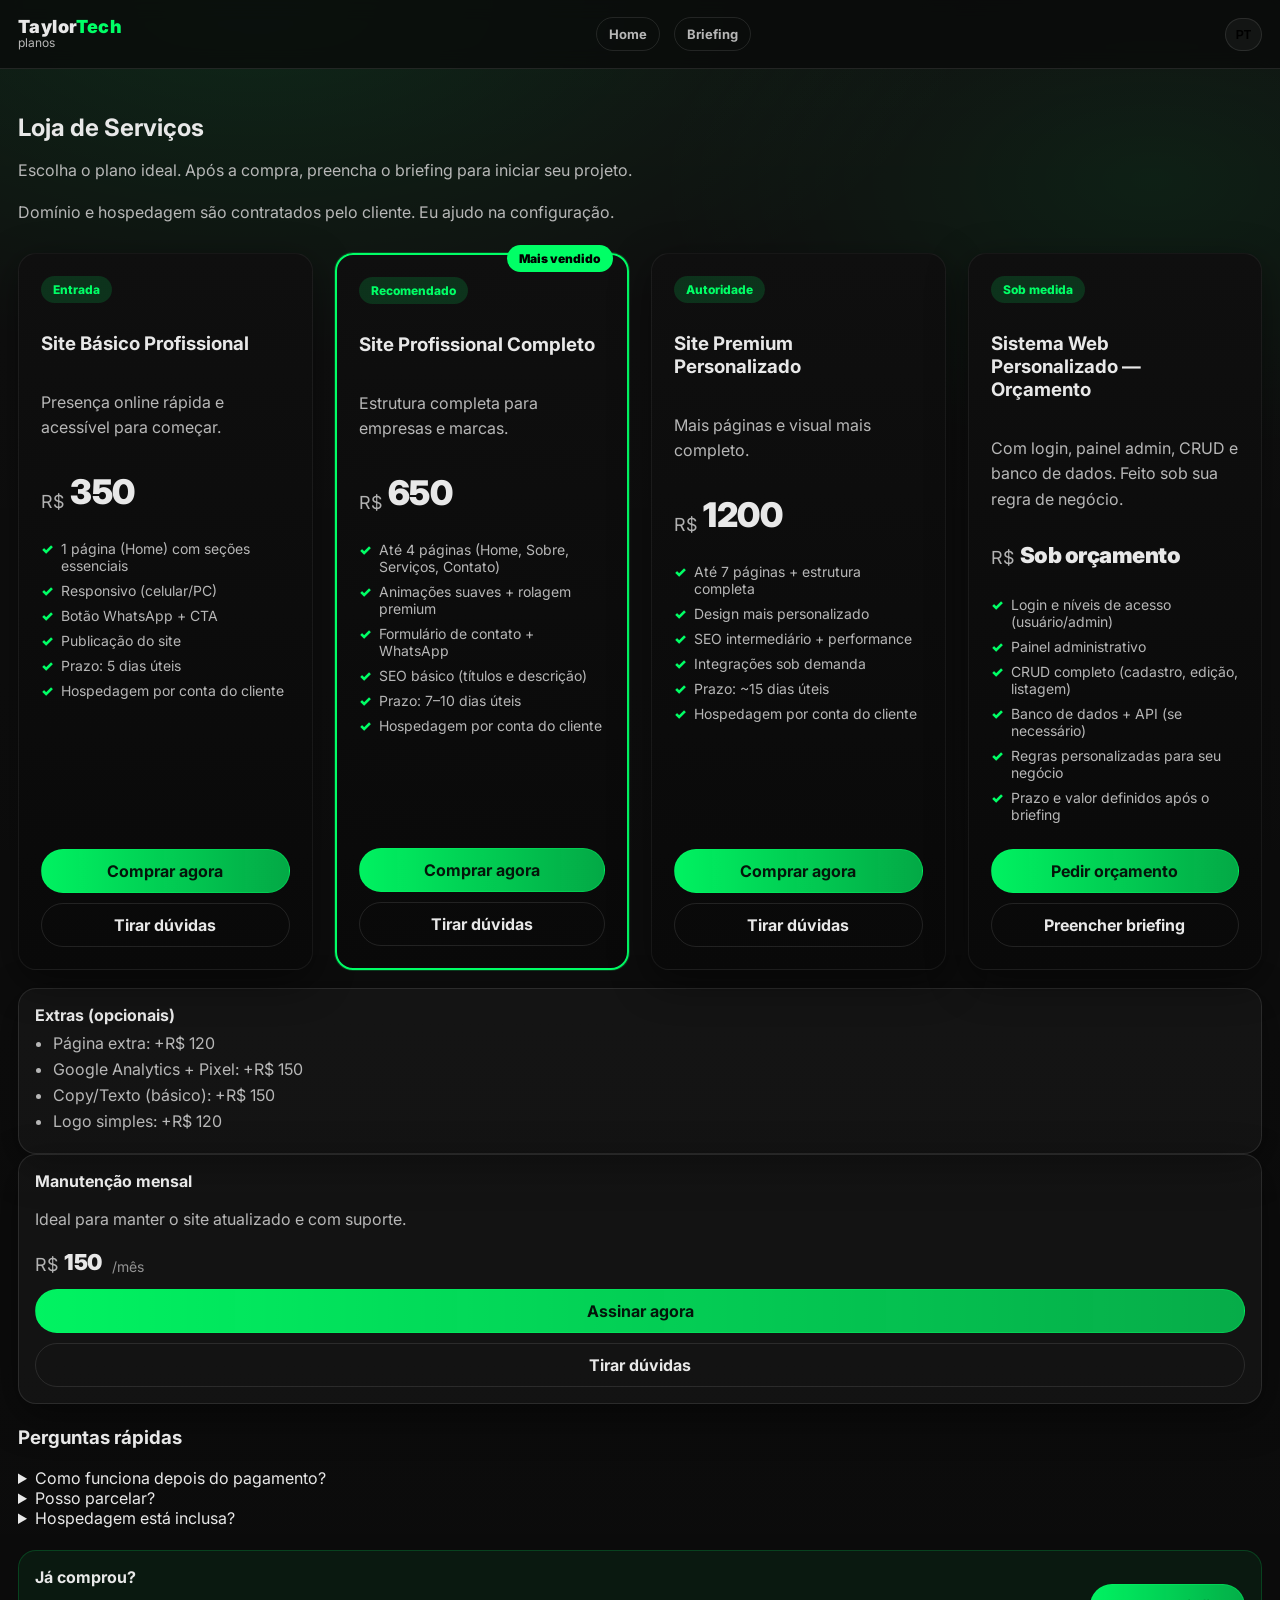
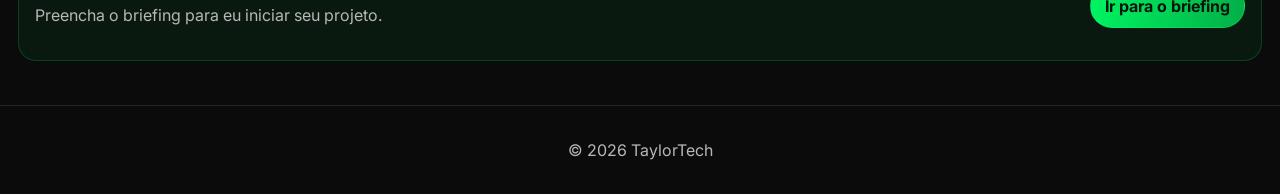
<file: docs/planos/index.html>
<!DOCTYPE html>
<html lang="pt-br" data-lang="pt">
<head>
  <meta charset="UTF-8" />
  <meta name="viewport" content="width=device-width, initial-scale=1.0" />
  <title>Planos | TaylorTech</title>
  <meta name="description" content="Loja de serviços TaylorTech. Escolha um plano e compre pelo checkout da Kiwify." />
  <meta name="theme-color" content="#0b0b0b" />
  <link rel="preconnect" href="https://fonts.googleapis.com">
  <link rel="preconnect" href="https://fonts.gstatic.com" crossorigin>
  <link href="https://fonts.googleapis.com/css2?family=Inter:wght@300;400;600;700;800;900&display=swap" rel="stylesheet">
  <link rel="stylesheet" href="../css/style.css" />
</head>

<body>
  <header class="header">
    <div class="container nav">
      <a class="brand" href="../" aria-label="Voltar para a home">
        <div class="brand-text">
          <span class="brand-name">Taylor<span>Tech</span></span>
          <span class="brand-sub">planos</span>
        </div>
      </a>

      <nav class="menu">
        <a href="../" class="btn small ghost">Home</a>
        <a href="../briefing/" class="btn small">Briefing</a>
      </nav>

      <button class="lang" id="langToggle" type="button">
        <span class="lang-pill" id="langLabel">PT</span>
      </button>

      <button class="hamb" id="hamb" type="button" aria-label="Abrir menu">
        <span></span><span></span><span></span>
      </button>
    </div>

    <div class="mobile" id="mobileMenu">
      <a href="../">Home</a>
      <a href="../briefing/">Briefing</a>
    </div>
  </header>

  <main>
    <section class="section dark">
      <div class="container">
        <h1 class="reveal" data-i18n="shop_title">Loja de Serviços</h1>
        <p class="muted reveal" data-i18n="shop_subtitle">
          Escolha o plano ideal. Após a compra, preencha o briefing para iniciar seu projeto.
        </p>
        <p class="muted reveal" style="margin-top:10px" data-i18n="hosting_note">
          Domínio e hospedagem são contratados pelo cliente. Eu ajudo na configuração.
        </p>

        <div class="pricing">
          <article class="price-card reveal">
            <span class="tag">Entrada</span>
            <h3 data-i18n="plan_basic_title">Site Básico Profissional</h3>
            <p class="muted" data-i18n="plan_basic_desc">Presença online rápida e acessível para começar.</p>

            <div class="price"><span class="currency">R$</span><span class="value">350</span></div>

            <ul class="checks">
              <li data-i18n="basic_1">1 página (Home) com seções essenciais</li>
              <li data-i18n="basic_2">Responsivo (celular/PC)</li>
              <li data-i18n="basic_3">Botão WhatsApp + CTA</li>
              <li data-i18n="basic_4">Publicação do site</li>
              <li data-i18n="basic_5">Prazo: 5 dias úteis</li>
              <li data-i18n="hosting_client">Hospedagem por conta do cliente</li>
            </ul>

            <div class="price-actions">
              <a class="btn primary" href="https://pay.kiwify.com.br/CRa9R2d" target="_blank" rel="noreferrer" data-i18n="btn_buy_now">Comprar agora</a>
              <a class="btn ghost" href="#" data-wpp data-plan="Site Básico Profissional" data-i18n="btn_talk">Tirar dúvidas</a>
            </div>
          </article>

          <article class="price-card featured reveal">
            <div class="badge-top" data-i18n="featured_badge">Mais vendido</div>
            <span class="tag">Recomendado</span>

            <h3 data-i18n="plan_pro_title">Site Profissional Completo</h3>
            <p class="muted" data-i18n="plan_pro_desc">Estrutura completa para empresas e marcas.</p>

            <div class="price"><span class="currency">R$</span><span class="value">650</span></div>

            <ul class="checks">
              <li data-i18n="pro_1">Até 4 páginas (Home, Sobre, Serviços, Contato)</li>
              <li data-i18n="pro_2">Animações suaves + rolagem premium</li>
              <li data-i18n="pro_3">Formulário de contato + WhatsApp</li>
              <li data-i18n="pro_4">SEO básico (títulos e descrição)</li>
              <li data-i18n="pro_5">Prazo: 7–10 dias úteis</li>
              <li data-i18n="hosting_client">Hospedagem por conta do cliente</li>
            </ul>

            <div class="price-actions">
              <a class="btn primary" href="https://pay.kiwify.com.br/ipEGbsi" target="_blank" rel="noreferrer" data-i18n="btn_buy_now">Comprar agora</a>
              <a class="btn ghost" href="#" data-wpp data-plan="Site Profissional Completo" data-i18n="btn_talk">Tirar dúvidas</a>
            </div>
          </article>

          <article class="price-card reveal">
            <span class="tag">Autoridade</span>

            <h3 data-i18n="plan_premium_title">Site Premium Personalizado</h3>
            <p class="muted" data-i18n="plan_premium_desc">Mais páginas e visual mais completo.</p>

            <div class="price"><span class="currency">R$</span><span class="value">1200</span></div>

            <ul class="checks">
              <li data-i18n="premium_1">Até 7 páginas + estrutura completa</li>
              <li data-i18n="premium_2">Design mais personalizado</li>
              <li data-i18n="premium_3">SEO intermediário + performance</li>
              <li data-i18n="premium_4">Integrações sob demanda</li>
              <li data-i18n="premium_5">Prazo: ~15 dias úteis</li>
              <li data-i18n="hosting_client">Hospedagem por conta do cliente</li>
            </ul>

            <div class="price-actions">
              <a class="btn primary" href="https://pay.kiwify.com.br/3nc1k82" target="_blank" rel="noreferrer" data-i18n="btn_buy_now">Comprar agora</a>
              <a class="btn ghost" href="#" data-wpp data-plan="Site Premium Personalizado" data-i18n="btn_talk">Tirar dúvidas</a>
            </div>
          </article>

          <!-- ✅ NOVO: Sistema Web Personalizado — Orçamento -->
          <article class="price-card reveal">
            <span class="tag">Sob medida</span>

            <h3>Sistema Web Personalizado — Orçamento</h3>
            <p class="muted">
              Com login, painel admin, CRUD e banco de dados. Feito sob sua regra de negócio.
            </p>

            <div class="price mini">
              <span class="currency">R$</span><span class="value">Sob orçamento</span>
            </div>

            <ul class="checks">
              <li>Login e níveis de acesso (usuário/admin)</li>
              <li>Painel administrativo</li>
              <li>CRUD completo (cadastro, edição, listagem)</li>
              <li>Banco de dados + API (se necessário)</li>
              <li>Regras personalizadas para seu negócio</li>
              <li>Prazo e valor definidos após o briefing</li>
            </ul>

            <div class="price-actions">
              <a
                class="btn primary"
                href="https://wa.me/5581994582007?text=Quero%20um%20Sistema%20Web%20Personalizado%20(sob%20orcamento).%20Pode%20me%20passar%20os%20proximos%20passos%3F"
                target="_blank"
                rel="noreferrer"
              >
                Pedir orçamento
              </a>

              <a class="btn ghost" href="../briefing/">
                Preencher briefing
              </a>
            </div>
          </article>
        </div>

        <div class="grid-2" style="margin-top:18px">
          <div class="card reveal">
            <h3 data-i18n="addons_title">Extras (opcionais)</h3>
            <ul class="list">
              <li data-i18n="addon_1">Página extra: +R$ 120</li>
              <li data-i18n="addon_2">Google Analytics + Pixel: +R$ 150</li>
              <li data-i18n="addon_3">Copy/Texto (básico): +R$ 150</li>
              <li data-i18n="addon_4">Logo simples: +R$ 120</li>
            </ul>
          </div>

          <div class="card reveal">
            <h3 data-i18n="maintenance_title">Manutenção mensal</h3>
            <p class="muted" data-i18n="maintenance_desc">Ideal para manter o site atualizado e com suporte.</p>

            <div class="price mini">
              <span class="currency">R$</span><span class="value">150</span><span class="per" data-i18n="per_month">/mês</span>
            </div>

            <div class="price-actions">
              <a class="btn primary" href="https://pay.kiwify.com.br/JSpBY4r" target="_blank" rel="noreferrer" data-i18n="btn_subscribe_now">Assinar agora</a>
              <a class="btn ghost" href="#" data-wpp data-plan="Manutenção Mensal" data-i18n="btn_talk">Falar comigo</a>
            </div>
          </div>
        </div>

        <div class="faq" style="margin-top:22px">
          <h3 class="reveal" data-i18n="faq_title">Perguntas rápidas</h3>
          <div class="faq-grid">
            <details class="faq-item reveal">
              <summary data-i18n="faq1_q">Como funciona depois do pagamento?</summary>
              <p class="muted" data-i18n="faq1_a">Você compra e depois preenche o briefing. Eu confirmo o prazo e inicio o projeto.</p>
            </details>

            <details class="faq-item reveal">
              <summary data-i18n="faq2_q">Posso parcelar?</summary>
              <p class="muted" data-i18n="faq2_a">Sim. O parcelamento depende do checkout da Kiwify.</p>
            </details>

            <details class="faq-item reveal">
              <summary data-i18n="faq3_q">Hospedagem está inclusa?</summary>
              <p class="muted" data-i18n="faq3_a">Não. Hospedagem e domínio ficam por conta do cliente. Eu ajudo na configuração.</p>
            </details>
          </div>
        </div>

        <div class="callout reveal" style="margin-top:22px">
          <div>
            <strong>Já comprou?</strong>
            <p class="muted">Preencha o briefing para eu iniciar seu projeto.</p>
          </div>
          <a class="btn primary" href="../briefing/">Ir para o briefing</a>
        </div>

      </div>
    </section>
  </main>

  <footer class="footer">
    <p>© <span id="year"></span> TaylorTech</p>
  </footer>

  <script src="../js/script.js" defer></script>
</body>
</html>
</file>
<file: css/style.css>
:root{
  --bg:#0b0b0b;
  --bg2:#0f0f0f;
  --card:#121212;
  --text:#e8e8e8;
  --muted:#b7b7b7;
  --border:rgba(255,255,255,.10);
  --green:#00ff66;
  --shadow: 0 12px 40px rgba(0,0,0,.45);
  --radius: 18px;
}

*{box-sizing:border-box}
html{scroll-behavior:smooth}
body{
  margin:0;
  font-family:Inter, system-ui, -apple-system, Segoe UI, Roboto, Arial;
  background: radial-gradient(1200px 600px at 20% 0%, rgba(0,255,102,.10), transparent 60%),
              radial-gradient(900px 500px at 90% 10%, rgba(0,255,102,.07), transparent 55%),
              var(--bg);
  color:var(--text);
}

a{color:inherit; text-decoration:none}
ul{margin:0; padding-left:18px}
.container{max-width:1100px; margin:0 auto; padding:0 18px}

.header{
  position:sticky; top:0; z-index:40;
  background: rgba(11,11,11,.75);
  backdrop-filter: blur(10px);
  border-bottom:1px solid var(--border);
}
.nav{
  min-height:68px;
  display:flex; align-items:center; justify-content:space-between;
  gap:12px;
}
.brand-text{display:flex; flex-direction:column; line-height:1.05}
.brand-name{font-weight:900; letter-spacing:.4px; font-size:18px}
.brand-name span{color:var(--green)}
.brand-sub{font-size:12px; color:var(--muted)}

.menu{display:flex; align-items:center; gap:14px}
.menu a{font-size:14px; color:var(--muted)}
.menu a:hover{color:var(--text)}
.btn{
  display:inline-flex; align-items:center; justify-content:center;
  padding:11px 14px;
  border-radius:999px;
  border:1px solid var(--border);
  background:transparent;
  color:var(--text);
  font-weight:700;
  transition:.2s ease;
}
.btn.small{padding:8px 12px; font-size:13px}
.btn.primary{
  background:linear-gradient(90deg, rgba(0,255,102,.95), rgba(0,255,102,.65));
  border-color: rgba(0,255,102,.35);
  color:#04150a;
}
.btn.primary:hover{transform: translateY(-1px); box-shadow: 0 12px 28px rgba(0,255,102,.16)}
.btn.ghost:hover{border-color: rgba(0,255,102,.35); transform: translateY(-1px)}

.lang{
  border:1px solid var(--border);
  background: rgba(255,255,255,.04);
  border-radius:999px;
  padding:8px 10px;
  cursor:pointer;
}
.lang-pill{font-weight:800; font-size:12px}

.hamb{display:none; border:1px solid var(--border); background:rgba(255,255,255,.04); border-radius:12px; padding:10px; cursor:pointer}
.hamb span{display:block; width:18px; height:2px; background:var(--text); margin:4px 0; border-radius:99px}
.mobile{
  display:none;
  border-top:1px solid var(--border);
  padding:12px 18px;
  background: rgba(11,11,11,.90);
}
.mobile a{display:block; padding:10px 0; color:var(--muted)}
.mobile a:hover{color:var(--text)}

.hero{padding:54px 0 30px}
.hero-content{display:flex; flex-direction:column; gap:14px}
.pill{
  display:inline-flex; align-items:center;
  padding:8px 12px;
  border:1px solid rgba(0,255,102,.20);
  background: rgba(0,255,102,.07);
  color:#caffdd;
  border-radius:999px;
  font-size:13px;
  width:fit-content;
}
.hero-title{font-size:44px; margin:0; letter-spacing:-.5px}
.role{margin:0; font-size:18px; color:var(--muted); font-weight:700}
.cursor{color:var(--green); margin-left:6px}
.hero-desc{margin:0; max-width:760px; color:var(--muted); line-height:1.6}
.actions{display:flex; gap:12px; flex-wrap:wrap}

.mini-stats{
  display:flex; gap:12px; flex-wrap:wrap; margin-top:10px;
}
.stat{
  flex:1 1 180px;
  padding:14px 14px;
  border:1px solid var(--border);
  background: rgba(255,255,255,.03);
  border-radius: var(--radius);
}
.stat strong{display:block; font-size:14px}
.stat span{display:block; font-size:13px; color:var(--muted); margin-top:2px}

.section{padding:44px 0}
.section.dark{background: linear-gradient(180deg, rgba(255,255,255,.02), transparent)}
h1,h2{margin:0 0 12px}
h2{font-size:28px}
.muted{color:var(--muted); line-height:1.6}
.small-text,.small{font-size:13px}

.cards{
  display:grid;
  grid-template-columns: repeat(3, minmax(0,1fr));
  gap:14px;
  margin-top:14px;
}
.card{
  border:1px solid var(--border);
  background: rgba(255,255,255,.03);
  border-radius: var(--radius);
  padding:16px;
  box-shadow: var(--shadow);
}
.card h3{margin:0 0 8px; font-size:16px}
.list{margin:0; padding-left:18px}
.list li{margin:6px 0; color:var(--muted)}

.timeline{margin-top:16px; display:flex; flex-direction:column; gap:12px}
.t-item{display:grid; grid-template-columns: 16px 1fr; gap:12px; align-items:start}
.t-dot{
  width:12px; height:12px; border-radius:99px;
  background: var(--green);
  margin-top:6px;
  box-shadow: 0 0 0 6px rgba(0,255,102,.10);
}
.t-box{
  border:1px solid var(--border);
  background: rgba(255,255,255,.03);
  border-radius: var(--radius);
  padding:14px;
}
.t-top{display:flex; justify-content:space-between; gap:10px; align-items:center}
.badge{
  font-size:12px; font-weight:800;
  padding:6px 10px;
  border-radius:999px;
  border:1px solid rgba(0,255,102,.25);
  background: rgba(0,255,102,.08);
  color:#caffdd;
}

.callout{
  margin-top:18px;
  display:flex;
  align-items:center;
  justify-content:space-between;
  gap:14px;
  padding:16px;
  border:1px solid rgba(0,255,102,.18);
  background: rgba(0,255,102,.06);
  border-radius: var(--radius);
}

.contact{display:flex; flex-direction:column; gap:10px}

.footer{
  border-top:1px solid var(--border);
  padding:18px 0;
  text-align:center;
  color:var(--muted);
}

.float-wpp{
  position:fixed; right:16px; bottom:16px;
  padding:12px 14px;
  border-radius:999px;
  border:1px solid rgba(0,255,102,.35);
  background: rgba(0,255,102,.10);
  color:#caffdd;
  font-weight:800;
  z-index:50;
}
.float-wpp:hover{background: rgba(0,255,102,.18)}

.pricing{
  display:grid;
  grid-template-columns: repeat(3, minmax(0,1fr));
  gap:14px;
  margin-top:18px;
}
.price-card{
  border:1px solid var(--border);
  background: rgba(255,255,255,.03);
  border-radius: var(--radius);
  padding:16px;
  box-shadow: var(--shadow);
  position:relative;
  overflow:hidden;
}
.price-card.featured{
  border-color: rgba(0,255,102,.35);
  background: rgba(0,255,102,.06);
}
.badge-top{
  position:absolute; top:12px; right:12px;
  font-size:12px; font-weight:900;
  padding:6px 10px;
  border-radius:999px;
  background: rgba(0,255,102,.18);
  border:1px solid rgba(0,255,102,.35);
  color:#caffdd;
}
.tag{
  display:inline-flex;
  font-size:12px; font-weight:900;
  padding:6px 10px;
  border-radius:999px;
  border:1px solid var(--border);
  background: rgba(255,255,255,.04);
  color:var(--muted);
}
.price{display:flex; align-items:baseline; gap:6px; margin:10px 0 12px}
.price .currency{color:var(--muted); font-weight:800}
.price .value{font-size:34px; font-weight:900; letter-spacing:-.5px}
.price .per{color:var(--muted); font-weight:700; margin-left:4px}
.price.mini .value{font-size:28px}
.checks{list-style:none; padding:0; margin:0}
.checks li{
  padding-left:22px;
  margin:10px 0;
  color:var(--muted);
  position:relative;
}
.checks li::before{
  content:"✓";
  position:absolute; left:0; top:0;
  color:var(--green);
  font-weight:900;
}
.price-actions{display:flex; gap:10px; flex-wrap:wrap; margin-top:12px}

.grid-2{
  display:grid;
  grid-template-columns: repeat(2, minmax(0,1fr));
  gap:14px;
}

.faq{margin-top:18px}
.faq-grid{
  display:grid;
  grid-template-columns: repeat(2, minmax(0,1fr));
  gap:12px;
  margin-top:10px;
}
.faq-item{
  border:1px solid var(--border);
  background: rgba(255,255,255,.03);
  border-radius: var(--radius);
  padding:12px 14px;
}
.faq-item summary{cursor:pointer; font-weight:800}
.faq-item p{margin:10px 0 0}

.note{
  border:1px solid rgba(0,255,102,.25);
  background: rgba(0,255,102,.06);
  border-radius: var(--radius);
  padding:12px 14px;
  color:#caffdd;
}

.form{margin-top:14px; display:flex; flex-direction:column; gap:10px}
.row-2{display:grid; grid-template-columns: repeat(2, minmax(0,1fr)); gap:10px}
.input{
  width:100%;
  border:1px solid var(--border);
  background: rgba(255,255,255,.03);
  color:var(--text);
  border-radius: 14px;
  padding:12px 12px;
  outline:none;
}
textarea.input{min-height:120px; resize:vertical}

.reveal{
  opacity:0;
  transform: translateY(16px);
  transition: .6s ease;
}
.reveal.show{
  opacity:1;
  transform: translateY(0);
}

@media (max-width: 980px){
  .cards{grid-template-columns: 1fr}
  .pricing{grid-template-columns: 1fr}
  .grid-2{grid-template-columns: 1fr}
  .faq-grid{grid-template-columns: 1fr}
  .menu{display:none}
  .hamb{display:inline-flex}
  .hero-title{font-size:36px}
}
</file>
<file: docs/css/style.css>
:root{
  --bg:#0b0b0b;
  --bg2:#0f0f0f;
  --card:#121212;
  --text:#e8e8e8;
  --muted:#b7b7b7;
  --border:rgba(255,255,255,.10);
  --green:#00ff66;
  --shadow: 0 12px 40px rgba(0,0,0,.45);
  --radius: 18px;

  /* ✅ Aumenta o “conteúdo” para caber 4 cards */
  --container: 1280px;
}

*{box-sizing:border-box}
html{scroll-behavior:smooth}
body{
  margin:0;
  font-family:Inter, system-ui, -apple-system, Segoe UI, Roboto, Arial;
  background: radial-gradient(1200px 600px at 20% 0%, rgba(0,255,102,.10), transparent 60%),
              radial-gradient(900px 500px at 90% 10%, rgba(0,255,102,.07), transparent 55%),
              var(--bg);
  color:var(--text);
}

a{color:inherit; text-decoration:none}
ul{margin:0; padding-left:18px}
.container{max-width:var(--container); margin:0 auto; padding:0 18px}

.header{
  position:sticky; top:0; z-index:40;
  background: rgba(11,11,11,.75);
  backdrop-filter: blur(10px);
  border-bottom:1px solid var(--border);
}
.nav{
  min-height:68px;
  display:flex; align-items:center; justify-content:space-between;
  gap:12px;
}
.brand-text{display:flex; flex-direction:column; line-height:1.05}
.brand-name{font-weight:900; letter-spacing:.4px; font-size:18px}
.brand-name span{color:var(--green)}
.brand-sub{font-size:12px; color:var(--muted)}

.menu{display:flex; align-items:center; gap:14px}
.menu a{font-size:14px; color:var(--muted)}
.menu a:hover{color:var(--text)}

.btn{
  display:inline-flex; align-items:center; justify-content:center;
  padding:11px 14px;
  border-radius:999px;
  border:1px solid var(--border);
  background:transparent;
  color:var(--text);
  font-weight:700;
  transition:.2s ease;
}
.btn.small{padding:8px 12px; font-size:13px}
.btn.primary{
  background:linear-gradient(90deg, rgba(0,255,102,.95), rgba(0,255,102,.65));
  border-color: rgba(0,255,102,.35);
  color:#04150a;
}
.btn.primary:hover{transform: translateY(-1px); box-shadow: 0 12px 28px rgba(0,255,102,.16)}
.btn.ghost:hover{border-color: rgba(0,255,102,.35); transform: translateY(-1px)}

.lang{
  border:1px solid var(--border);
  background: rgba(255,255,255,.04);
  border-radius:999px;
  padding:8px 10px;
  cursor:pointer;
}
.lang-pill{font-weight:800; font-size:12px}

.hamb{display:none; border:1px solid var(--border); background:rgba(255,255,255,.04); border-radius:12px; padding:10px; cursor:pointer}
.hamb span{display:block; width:18px; height:2px; background:var(--text); margin:4px 0; border-radius:99px}
.mobile{
  display:none;
  border-top:1px solid var(--border);
  padding:12px 18px;
  background: rgba(11,11,11,.90);
}
.mobile a{display:block; padding:10px 0; color:var(--muted)}
.mobile a:hover{color:var(--text)}

.hero{padding:54px 0 30px}
.hero-content{display:flex; flex-direction:column; gap:14px}
.pill{
  display:inline-flex; align-items:center;
  padding:8px 12px;
  border:1px solid rgba(0,255,102,.20);
  background: rgba(0,255,102,.07);
  color:#caffdd;
  border-radius:999px;
  font-size:13px;
  width:fit-content;
}
.hero-title{font-size:44px; margin:0; letter-spacing:-.5px}
.role{margin:0; font-size:18px; color:var(--muted); font-weight:700}
.cursor{color:var(--green); margin-left:6px}
.hero-desc{margin:0; max-width:760px; color:var(--muted); line-height:1.6}
.actions{display:flex; gap:12px; flex-wrap:wrap}

.mini-stats{
  display:flex; gap:12px; flex-wrap:wrap; margin-top:10px;
}
.stat{
  flex:1 1 180px;
  padding:14px 14px;
  border:1px solid var(--border);
  background: rgba(255,255,255,.03);
  border-radius: var(--radius);
}
.stat strong{display:block; font-size:14px}
.stat span{display:block; font-size:13px; color:var(--muted); margin-top:2px}

.section{padding:44px 0}
.section.dark{background: linear-gradient(180deg, rgba(255,255,255,.02), transparent)}
h1,h2{margin:0 0 12px}
h2{font-size:28px}
.muted{color:var(--muted); line-height:1.6}
.small-text,.small{font-size:13px}

.cards{
  display:grid;
  grid-template-columns: repeat(3, minmax(0,1fr));
  gap:14px;
  margin-top:14px;
}
.card{
  border:1px solid var(--border);
  background: rgba(255,255,255,.03);
  border-radius: var(--radius);
  padding:16px;
  box-shadow: var(--shadow);
}
.card h3{margin:0 0 8px; font-size:16px}
.list{margin:0; padding-left:18px}
.list li{margin:6px 0; color:var(--muted)}

.timeline{margin-top:16px; display:flex; flex-direction:column; gap:12px}
.t-item{display:grid; grid-template-columns: 16px 1fr; gap:12px; align-items:start}
.t-dot{
  width:12px; height:12px; border-radius:99px;
  background: var(--green);
  margin-top:6px;
  box-shadow: 0 0 0 6px rgba(0,255,102,.10);
}
.t-box{
  border:1px solid var(--border);
  background: rgba(255,255,255,.03);
  border-radius: var(--radius);
  padding:14px;
}
.t-top{display:flex; justify-content:space-between; gap:10px; align-items:center}
.badge{
  font-size:12px; font-weight:800;
  padding:6px 10px;
  border-radius:999px;
  border:1px solid rgba(0,255,102,.25);
  background: rgba(0,255,102,.08);
  color:#caffdd;
}

.callout{
  margin-top:18px;
  display:flex;
  align-items:center;
  justify-content:space-between;
  gap:14px;
  padding:16px;
  border:1px solid rgba(0,255,102,.18);
  background: rgba(0,255,102,.06);
  border-radius: var(--radius);
}

.contact{display:flex; flex-direction:column; gap:10px}

.footer{
  border-top:1px solid var(--border);
  padding:18px 0;
  text-align:center;
  color:var(--muted);
}

.float-wpp{
  position:fixed; right:16px; bottom:16px;
  padding:12px 14px;
  border-radius:999px;
  border:1px solid rgba(0,255,102,.35);
  background: rgba(0,255,102,.10);
  color:#caffdd;
  font-weight:800;
  z-index:50;
}
.float-wpp:hover{background: rgba(0,255,102,.18)}

/* =========================================
   PRICING / PLANOS (✅ 4 cards horizontais)
========================================= */

.pricing{
  display:grid;
  grid-template-columns: repeat(4, minmax(240px, 1fr));
  gap:22px;
  margin-top:28px;
  align-items:stretch;
}

.price-card{
  position:relative; /* ✅ necessário pro badge-top */
  background: linear-gradient(180deg, #0f0f0f, #090909);
  border-radius: 18px;
  padding: 22px;
  border: 1px solid rgba(255,255,255,0.06);
  box-shadow: var(--shadow);
  display:flex;
  flex-direction:column;
  height:100%;
  transition: transform .3s ease, box-shadow .3s ease, border .3s ease;
}

.price-card:hover{
  transform: translateY(-6px);
  border-color: rgba(0,255,102,.40);
  box-shadow: 0 18px 40px rgba(0,0,0,.55);
}

.price-card.featured{
  border: 2px solid var(--green);
  box-shadow: 0 0 0 1px rgba(0,255,102,.20);
}

.price-card .tag{
  display:inline-block;
  font-size:12px;
  font-weight:800;
  padding:6px 12px;
  border-radius:999px;
  background: rgba(0,255,102,.15);
  color: var(--green);
  width:fit-content;
  margin-bottom:10px;
}

.badge-top{
  position:absolute;
  top:-10px;
  right:14px;
  background: var(--green);
  color:#000;
  font-size:12px;
  font-weight:900;
  padding:6px 12px;
  border-radius:999px;
}

.price{
  display:flex;
  align-items:flex-end;
  gap:6px;
  margin: 14px 0;
}

.price .currency{
  font-size:18px;
  opacity:.75;
}

.price .value{
  font-size:34px;
  font-weight:900;
  letter-spacing:-.5px;
}

.price.mini .value{
  font-size:22px; /* ✅ melhor pro “Sob orçamento” */
  font-weight:900;
}

.price .per{
  font-size:14px;
  opacity:.6;
  margin-left:4px;
}

.checks{
  list-style:none;
  padding:0;
  margin: 14px 0 18px;
}

.checks li{
  display:flex;
  gap:8px;
  font-size:14px;
  margin-bottom:8px;
  color: var(--muted);
}

.checks li::before{
  content:"✓";
  color: var(--green);
  font-weight:900;
}

.price-actions{
  display:flex;
  flex-direction:column;
  gap:10px;
  margin-top:auto; /* ✅ botões sempre no final */
}

/* ✅ Responsivo */
@media (max-width: 1200px){
  .pricing{ grid-template-columns: repeat(2, 1fr); }
}

@media (max-width: 640px){
  .pricing{ grid-template-columns: 1fr; }
}

/* ✅ Ajustes gerais responsivos */
@media (max-width: 920px){
  .cards{ grid-template-columns: 1fr; }
  .menu{ display:none; }
  .hamb{ display:inline-flex; }
  .mobile.show{ display:block; }
}
</file>
